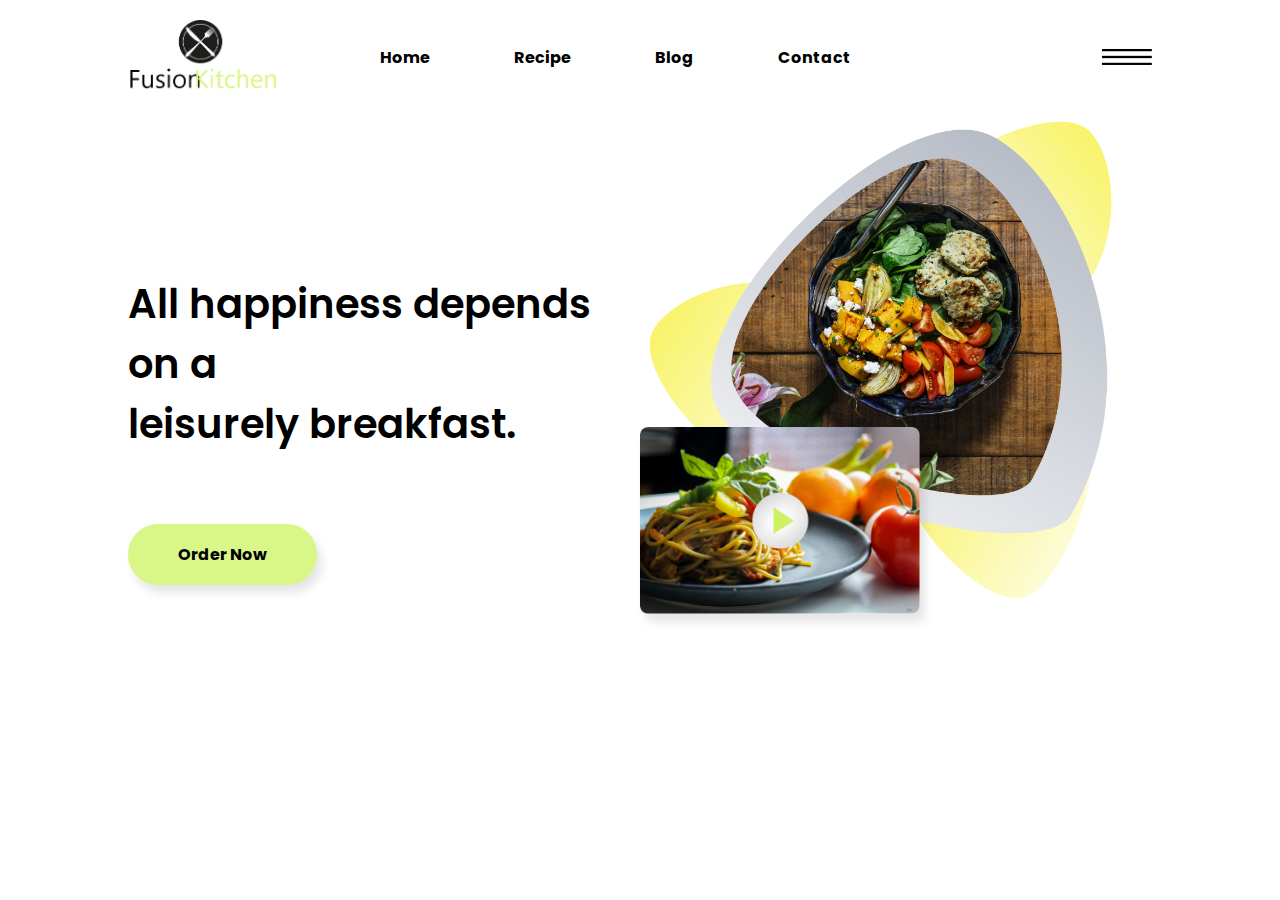
<file: 2. Fusion Kitchen - Animated Website/index.html>
<!DOCTYPE html>
<html lang="en">
<head>
    <meta charset="UTF-8">
    <meta name="viewport" content="width=device-width, initial-scale=1.0">
    <title>Fusion Kitchen - Animated Website</title>
    <link rel="stylesheet" href="css/style.css">
    <link rel="preconnect" href="https://fonts.googleapis.com">
    <link rel="preconnect" href="https://fonts.gstatic.com" crossorigin>
    <link href="https://fonts.googleapis.com/css2?family=Poppins:ital,wght@0,100;0,200;0,300;0,400;0,500;0,600;0,700;0,800;0,900;1,100;1,200;1,300;1,400;1,500;1,600;1,700;1,800;1,900&display=swap" rel="stylesheet">
</head>
<body>
    <div class="hero">
        <nav>
            <img src="images/logo.png" class="logo">
            <ul>
                <li><a href="#">Home</a></li>
                <li><a href="#">Recipe</a></li>
                <li><a href="#">Blog</a></li>
                <li><a href="#">Contact</a></li>
            </ul>
            <img src="images/menu.png" class="menu-img">
        </nav>
        <div class="row">
            <div class="col">
                <h1>All happiness depends on a <br>leisurely breakfast.</h1>
                <a href="#">Order Now</a>
            </div>
            <div class="col">
                <img src="images/pic1.png" class="feature-img">
                <img src="images/pic2.png" class="thumbnail-img">

            </div>
        </div>
    </div>
</body>
</html>
</file>
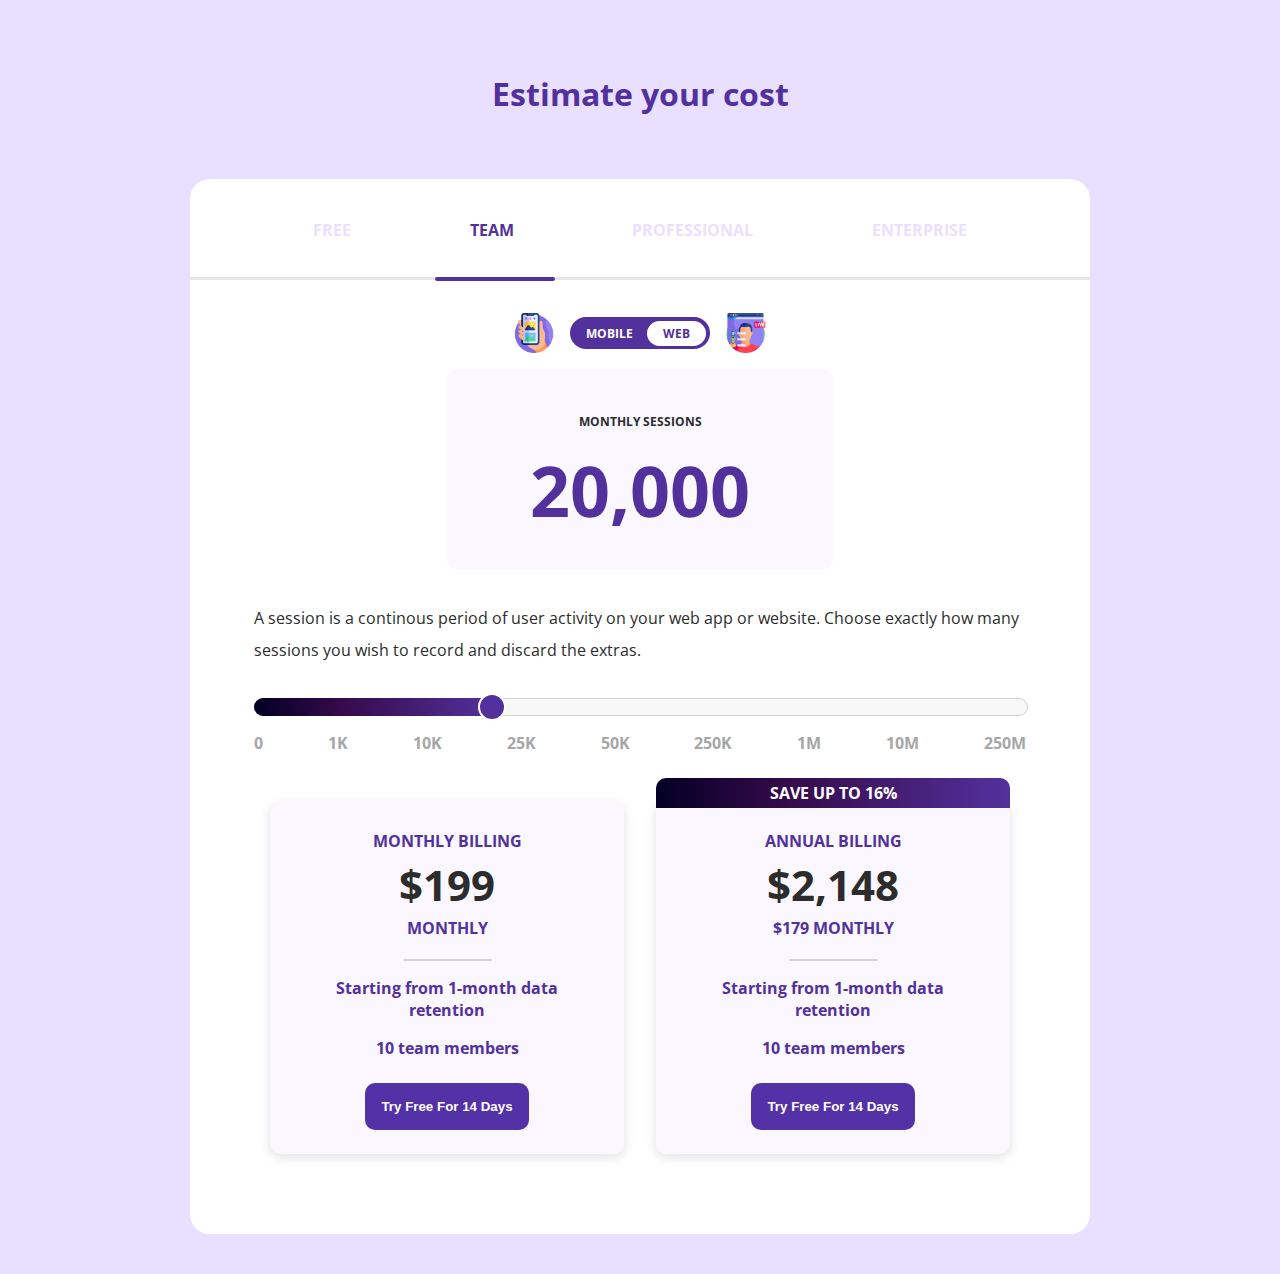
<file: Cost Estimator/index.html>
<!DOCTYPE html>
<html lang="en">
  <head>
    <meta charset="UTF-8" />
    <meta name="viewport" content="width=device-width, initial-scale=1.0" />
    <link rel="preconnect" href="https://fonts.googleapis.com" />
    <link rel="preconnect" href="https://fonts.gstatic.com" crossorigin />
    <link
      href="https://fonts.googleapis.com/css2?family=Open+Sans:ital,wght@0,300..800;1,300..800&display=swap"
      rel="stylesheet"
    />
    <link rel="stylesheet" href="css/style.css" />
    <title>Cost Estimator</title>
  </head>
  <body>
    <h1>Estimate your cost</h1>
    <div class="container">
      <div class="tabs">
        <p>Free</p>
        <p class="active">Team</p>
        <p>Professional</p>
        <p>Enterprise</p>
      </div>
      <div class="line"></div>
      <div class="toggle-wrapper">
        <img src="images/icon1.png" alt="cellphone" />
        <div class="toggle">
          <span>Mobile</span>
          <span>Web</span>
        </div>
        <img src="images/icon2.png" alt="live" />
      </div>
      <div class="session-card">
        <p>Monthly Sessions</p>
        <p class="number">20,000</p>
      </div>
      <p class="description">
        A session is a continous period of user activity on your web app or
        website. Choose exactly how many sessions you wish to record and discard
        the extras.
      </p>
      <div class="slider">
        <div class="bar">
          <div class="progress"></div>
          <div class="point"></div>
        </div>

        <div class="scale">
          <ul>
            <li>0</li>
            <li>1K</li>
            <li>10K</li>
            <li>25K</li>
            <li>50K</li>
            <li>250K</li>
            <li>1M</li>
            <li>10M</li>
            <li>250M</li>
          </ul>
        </div>
      </div>

      <div class="card-wrapper">
        <div class="card">
          <div class="top-section">
            <p>Monthly Billing</p>
            <p class="price">$199</p>
            <p>Monthly</p>
          </div>
          <hr />
          <p>Starting from 1-month data retention</p>
          <p>10 team members</p>
          <button>Try Free For 14 Days</button>
        </div>
        <div class="card">
          <div class="top-section">
						<div class="save-header">
							<p>Save up to 16%</p>
						</div>
            <p>Annual Billing</p>
            <p class="price">$2,148</p>
            <p>$179 Monthly</p>
          </div>
          <hr />
          <p>Starting from 1-month data retention</p>
          <p>10 team members</p>
          <button>Try Free For 14 Days</button>
        </div>
      </div>
    </div>
  </body>
</html>
</file>
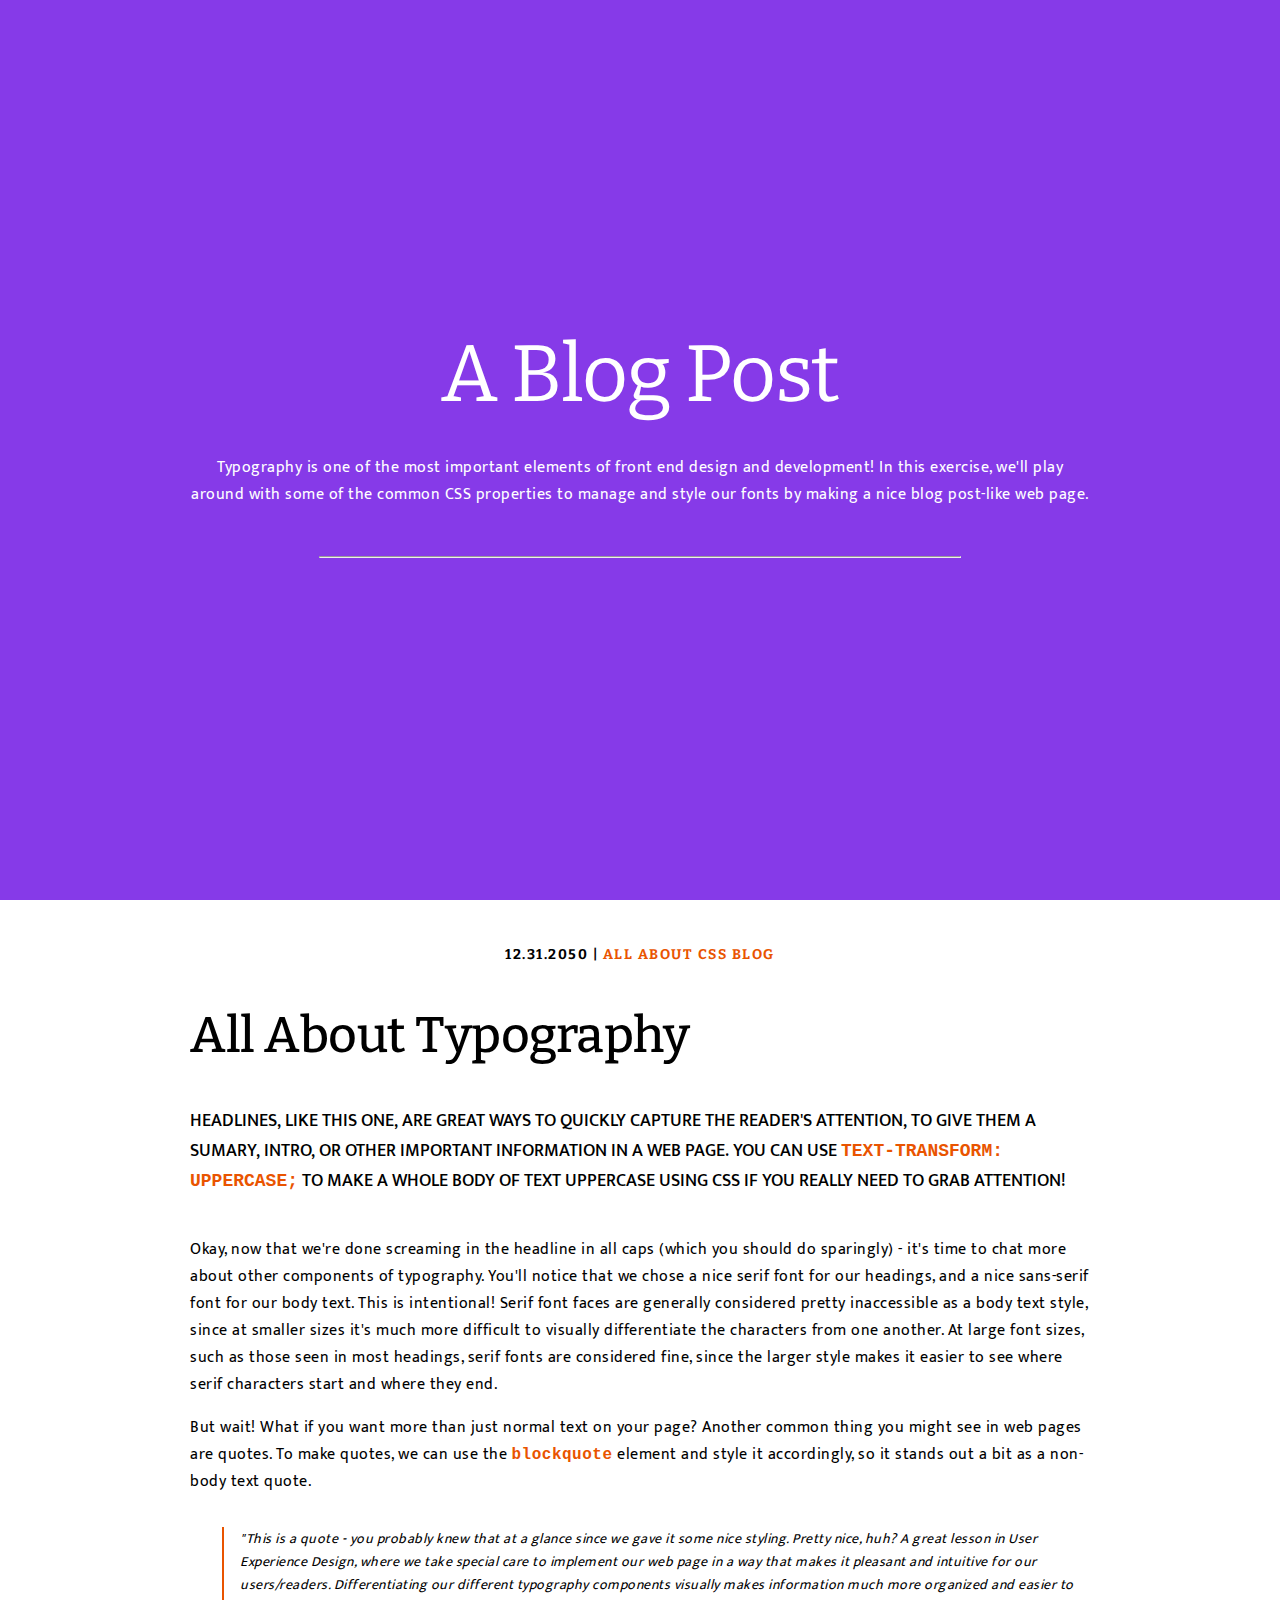
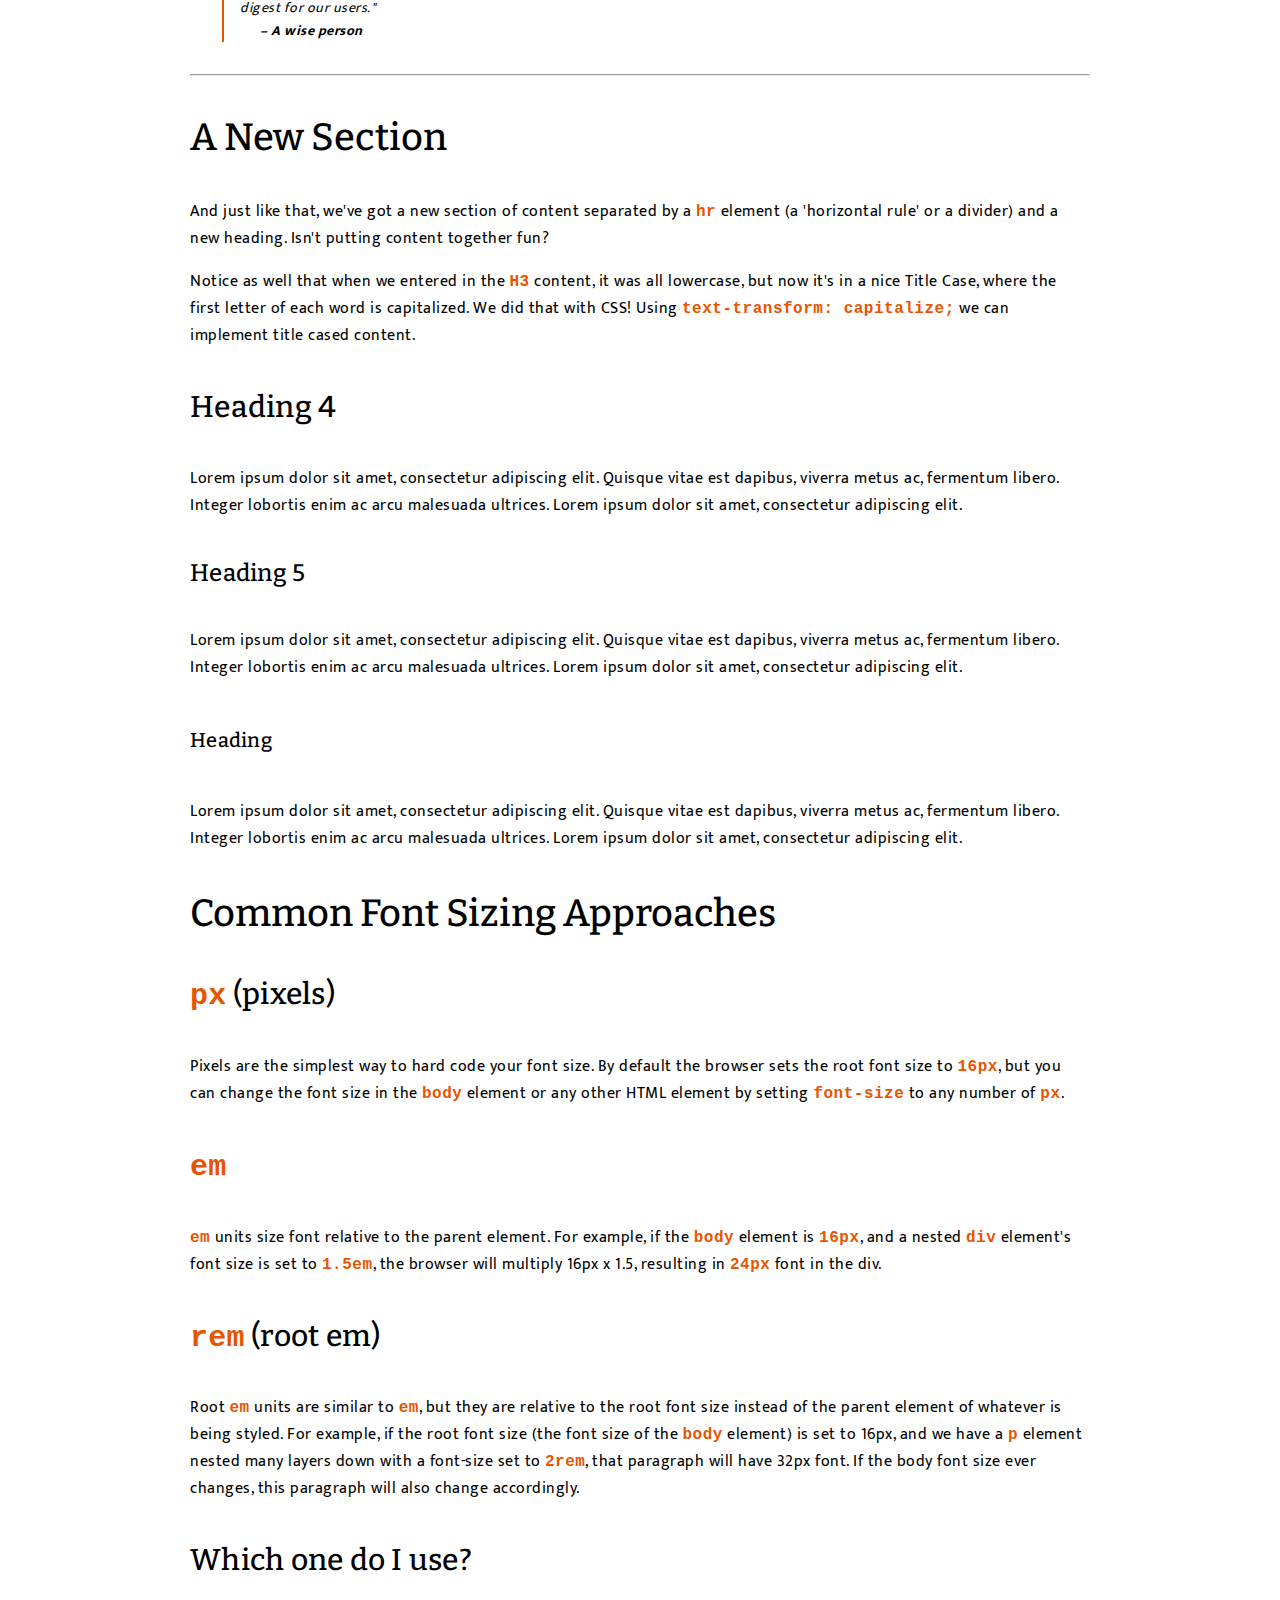
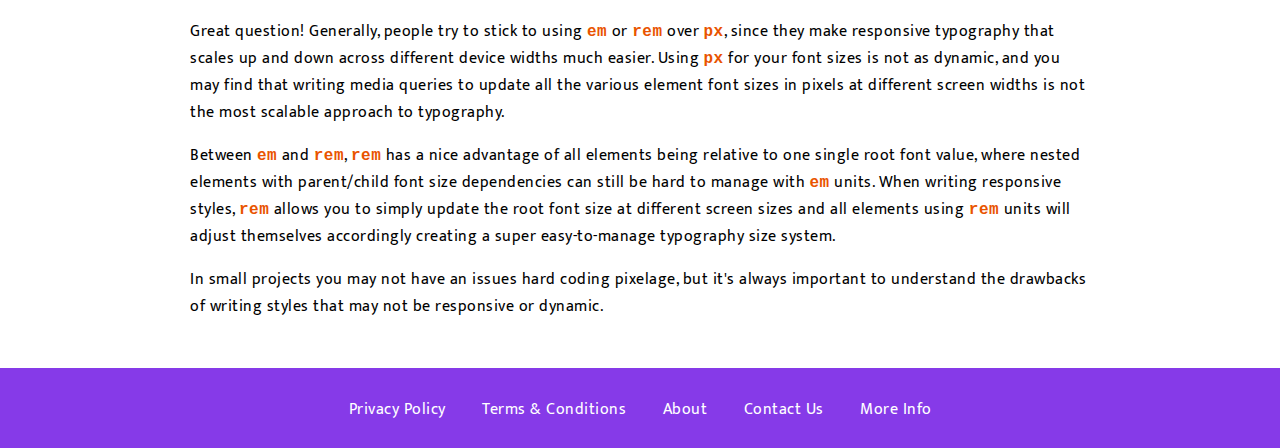
<file: CSS Blog/index.html>
<!DOCTYPE html>
<html lang="en">
<head>
    <meta charset="UTF-8">
    <meta name="viewport" content="width=device-width, initial-scale=1.0">
    <link rel="preconnect" href="https://fonts.googleapis.com">
    <link rel="preconnect" href="https://fonts.gstatic.com" crossorigin>
    <link href="https://fonts.googleapis.com/css2?family=Bitter:ital,wght@0,100..900;1,100..900&family=Mukta:wght@200;300;400;500;600;700;800&display=swap" rel="stylesheet">
    <link rel="stylesheet" href="css/style.css">
    <title>Typography Blog Post</title>
</head>
<body>
    <div class="hero">
        <h1 class="title">A Blog Post</h1>
        <p class="header-text">Typography is one of the most important elements of front end design and development! In this exercise, we'll play around with some of the common CSS 
        properties to manage and style our fonts by making a nice blog post-like web page.
        </p>
        <hr>
    </div>
    <div class="content">
        <p class="info">12.31.2050 | <span>ALL ABOUT CSS BLOG</span></p>
        <h2>All About Typography</h2>
        <p class="headline">Headlines, like this one, are great ways to     quickly capture the reader's attention, to give them a sumary, intro, or other important information in a web page. You can use <code>text-transform: uppercase;</code> to make a whole body of text uppercase using CSS if you really need to grab attention!</p>
        <p>Okay, now that we're done screaming in the headline in all caps (which you should do sparingly) - it's time to chat more about other components of typography.    You'll notice that we chose a nice serif font for our headings, and a nice sans-serif font for our body text. This is intentional! Serif font faces are generally considered pretty inaccessible as a body text style, since at smaller sizes it's much more difficult to visually differentiate the characters from one another. At large font sizes, such as those seen in most headings, serif fonts are considered fine, since the larger style makes it easier to see where serif characters start and where they end.</p>
        <p>But wait! What if you want more than just normal text on your page? Another common thing you might see in web pages are quotes. To make quotes, we can use the <code>blockquote</code> element and style it accordingly, so it stands out a bit as a non-body text quote.</p>
        <blockquote class="quote">"This is a quote - you probably knew that at a glance since we gave it some nice styling. Pretty nice, huh? A great lesson in User Experience Design, where we take special care to implement our web page in a way that makes it pleasant and intuitive for our users/readers. Differentiating our different typography components visually makes information much more organized and easier to digest for our users."
        <cite>– A wise person</cite></blockquote>
        <hr>
        <h3>a new section</h3>
        <p>And just like that, we've got a new section of content separated by a <code>hr</code> element (a 'horizontal rule' or a divider) and a new heading. Isn't putting content together fun?</p>
        <p>Notice as well that when we entered in the <code>H3</code> content, it was all lowercase, but now it's in a nice Title Case, where the first letter of each word is capitalized. We did that with CSS! Using <code>text-transform: capitalize;</code> we can implement title cased content.</p>
        <h4>Heading 4</h4>
        <p>Lorem ipsum dolor sit amet, consectetur adipiscing elit. Quisque vitae est dapibus, viverra metus ac, fermentum libero. Integer lobortis enim ac arcu malesuada ultrices. Lorem ipsum dolor sit amet, consectetur adipiscing elit.</p>
        <h5>Heading 5</h5>
        <p>Lorem ipsum dolor sit amet, consectetur adipiscing elit. Quisque vitae est dapibus, viverra metus ac, fermentum libero. Integer lobortis enim ac arcu malesuada ultrices. Lorem ipsum dolor sit amet, consectetur adipiscing elit.</p>
        <h6>Heading</h6>
        <p>Lorem ipsum dolor sit amet, consectetur adipiscing elit. Quisque vitae est dapibus, viverra metus ac, fermentum libero. Integer lobortis enim ac arcu malesuada ultrices. Lorem ipsum dolor sit amet, consectetur adipiscing elit.</p>
        <h3>Common Font Sizing Approaches</h3>
        <h4><code>px</code> (pixels)</h4>
        <p>Pixels are the simplest way to hard code your font size. By default the browser sets the root font size to <code>16px</code>, but you can change the font size in the <code>body</code> element or any other HTML element by setting <code>font-size</code> to any number of <code>px</code>.</p>
        <h4><code>em</code></h4>
        <p><code>em</code> units size font relative to the parent element. For example, if the <code>body</code> element is <code>16px</code>, and a nested <code>div</code> element's font size is set to <code>1.5em</code>, the browser will multiply 16px x 1.5, resulting in <code>24px</code> font in the div.</p>
        <h4><code>rem</code> (root em)</h4>
        <p>Root <code>em</code> units are similar to <code>em</code>, but they are relative to the root font size instead of the parent element of whatever is being styled. For example, if the root font size (the font size of the <code>body</code> element) is set to 16px, and we have a <code>p</code> element nested many layers down with a font-size set to <code>2rem</code>, that paragraph will have 32px font. If the body font size ever changes, this paragraph will also change accordingly.</p>
        <h4>Which one do I use?</h4>
        <p>Great question! Generally, people try to stick to using <code>em</code> or <code>rem</code> over <code>px</code>, since they make responsive typography that scales up and down across different device widths much easier. Using <code>px</code> for your font sizes is not as dynamic, and you may find that writing media queries to update all the various element font sizes in pixels at different screen widths is not the most scalable approach to typography.</p>
        <p>Between <code>em</code> and <code>rem</code>, <code>rem</code> has a nice advantage of all elements being relative to one single root font value, where nested elements with parent/child font size dependencies can still be hard to manage with <code>em</code> units. When writing responsive styles, <code>rem</code> allows you to simply update the root font size at different screen sizes and all elements using <code>rem</code> units will adjust themselves accordingly creating a super easy-to-manage typography size system.</p>
        <p>In small projects you may not have an issues hard coding pixelage, but it's always important to understand the drawbacks of writing styles that may not be responsive or dynamic.</p>
    </div>
    <footer class="footer">
        <ul>
            <li>
                <a href="#privacy">Privacy Policy</a>
            </li>
            <li>
                <a href="#terms">Terms & Conditions</a>
            </li>
            <li>
                <a href="#abaout">About</a>
            </li>
            <li>
                <a href="#contact">Contact Us</a>
            </li>
            <li>
                <a href="#info">More Info</a>
            </li>
        </ul>
    </footer>
</body>
</html>
</file>
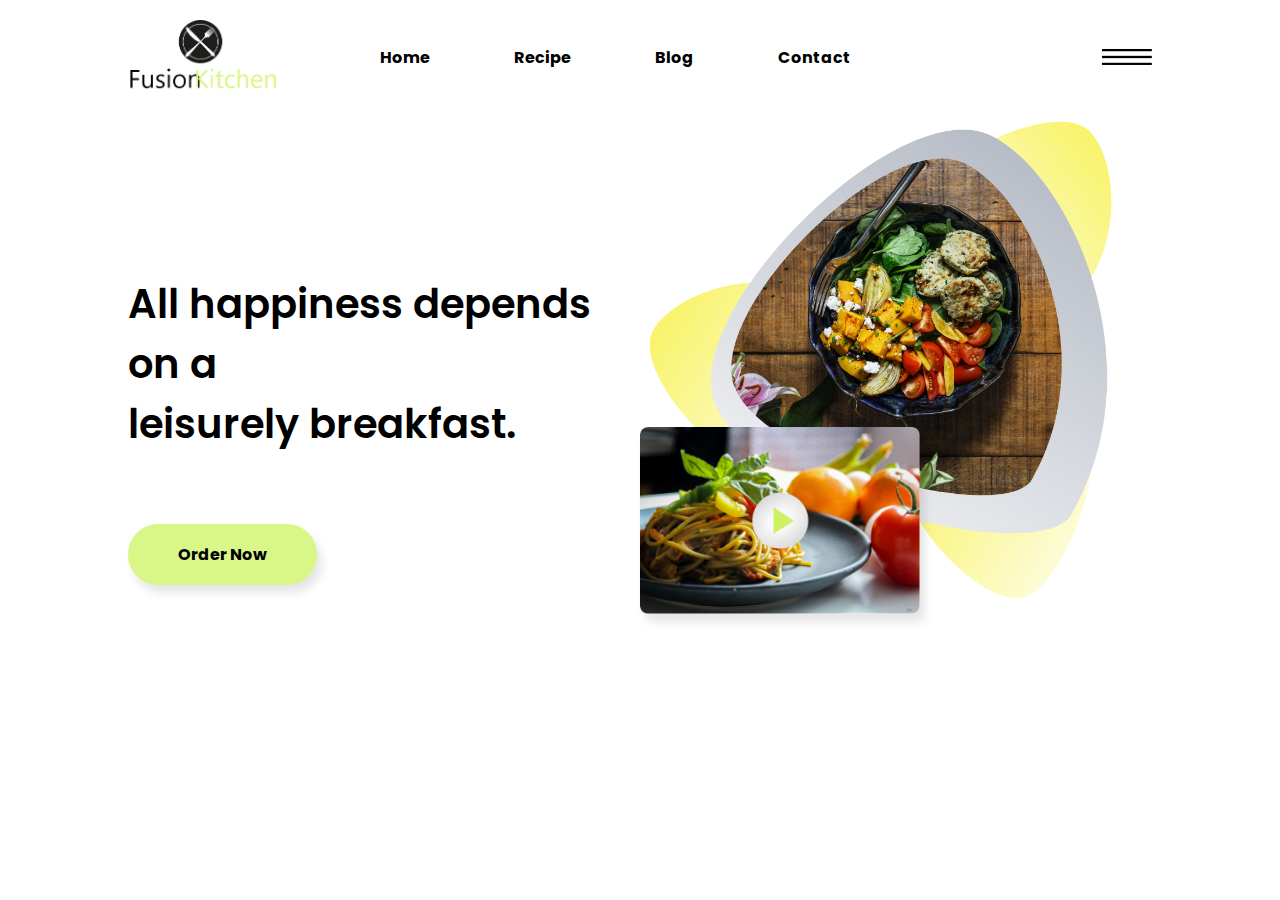
<file: Fusion Kitchen/index.html>
<!DOCTYPE html>
<html lang="en">
  <head>
    <meta charset="UTF-8" />
    <meta name="viewport" content="width=device-width, initial-scale=1.0" />
    <title>Fusion Kitchen - Animated Website</title>
    <link rel="stylesheet" href="css/style.css" />
    <link rel="preconnect" href="https://fonts.googleapis.com" />
    <link rel="preconnect" href="https://fonts.gstatic.com" crossorigin />
    <link
      href="https://fonts.googleapis.com/css2?family=Poppins:ital,wght@0,100;0,200;0,300;0,400;0,500;0,600;0,700;0,800;0,900;1,100;1,200;1,300;1,400;1,500;1,600;1,700;1,800;1,900&display=swap"
      rel="stylesheet"
    />
  </head>
  <body>
    <div class="hero">
      <nav>
        <img src="images/logo.png" class="logo" />
        <ul>
          <li><a href="#">Home</a></li>
          <li><a href="#">Recipe</a></li>
          <li><a href="#">Blog</a></li>
          <li><a href="#">Contact</a></li>
        </ul>
        <img src="images/menu.png" class="menu-img" />
      </nav>
      <div class="row">
        <div class="col">
          <h1>All happiness depends on a <br />leisurely breakfast.</h1>
          <a href="#">Order Now</a>
        </div>
        <div class="col">
          <img src="images/pic1.png" class="feature-img" />
          <img src="images/pic2.png" class="thumbnail-img" />
        </div>
      </div>
    </div>
  </body>
</html>
</file>
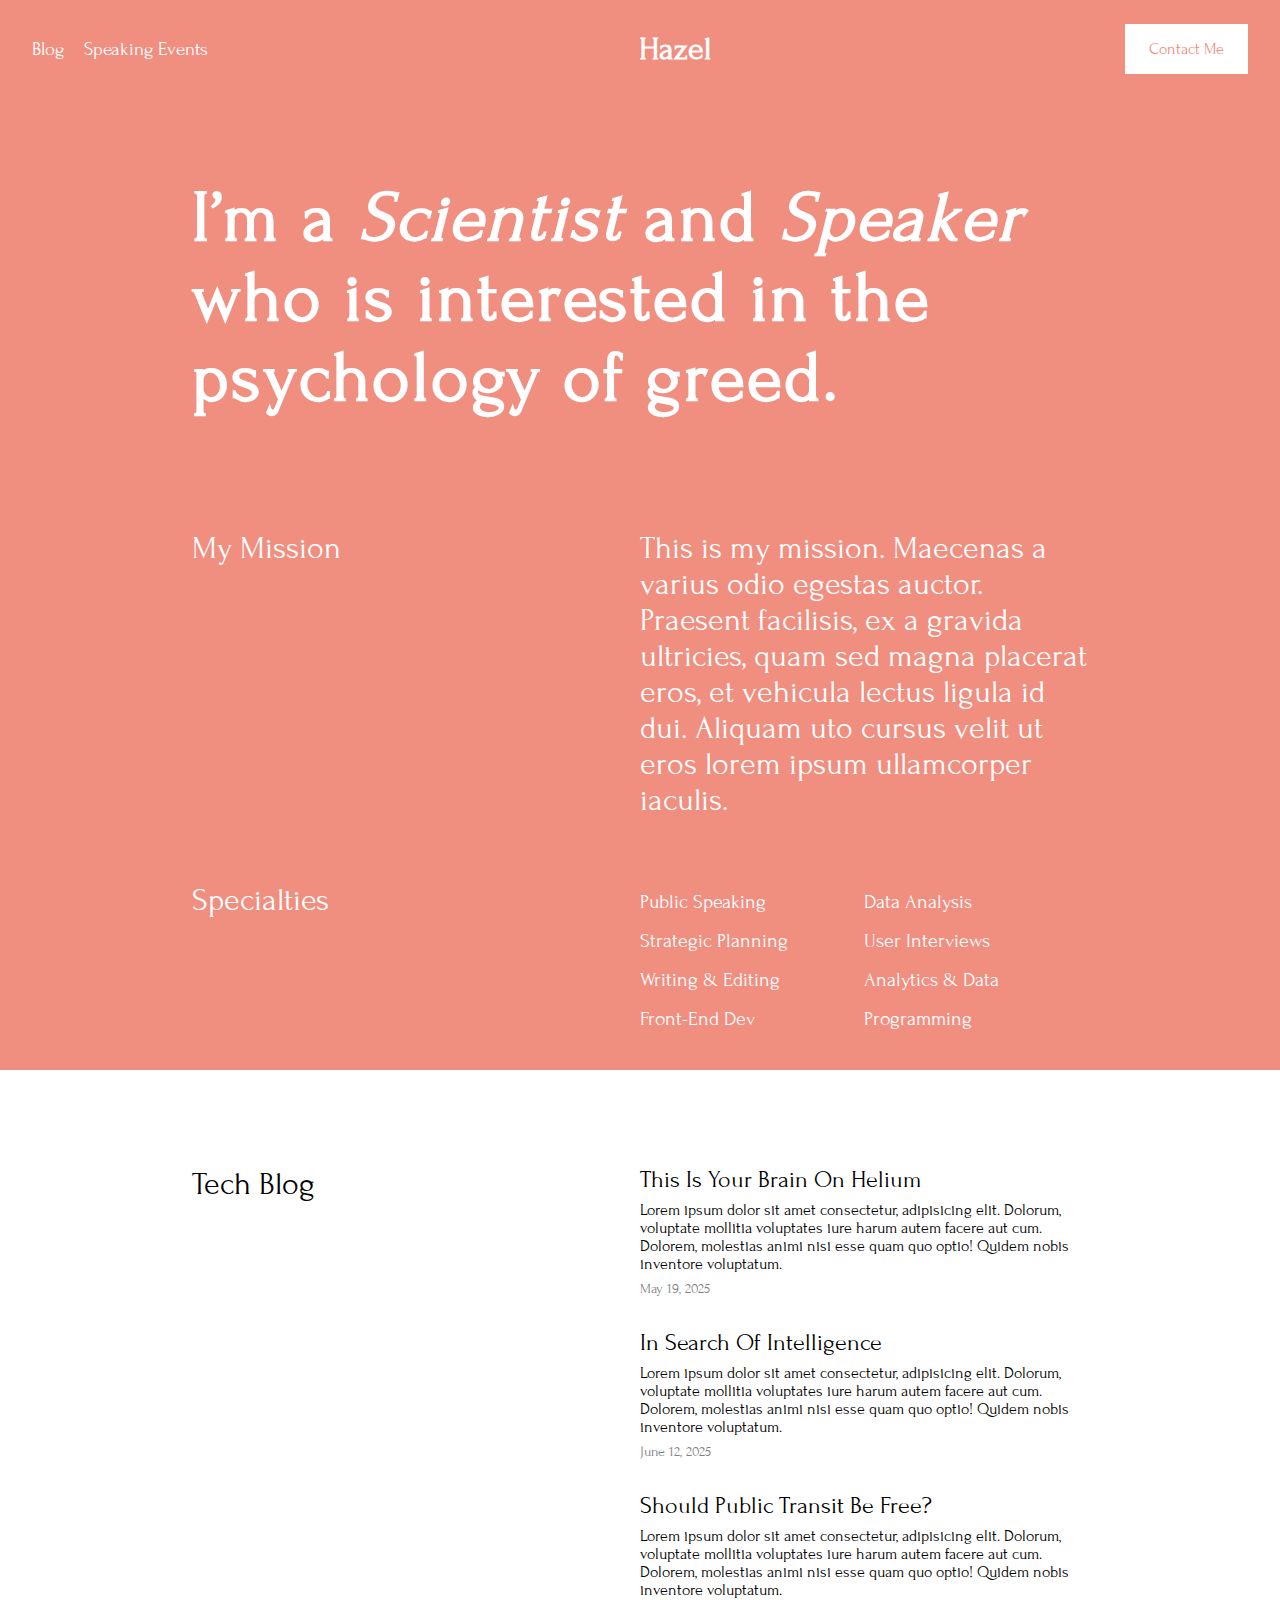
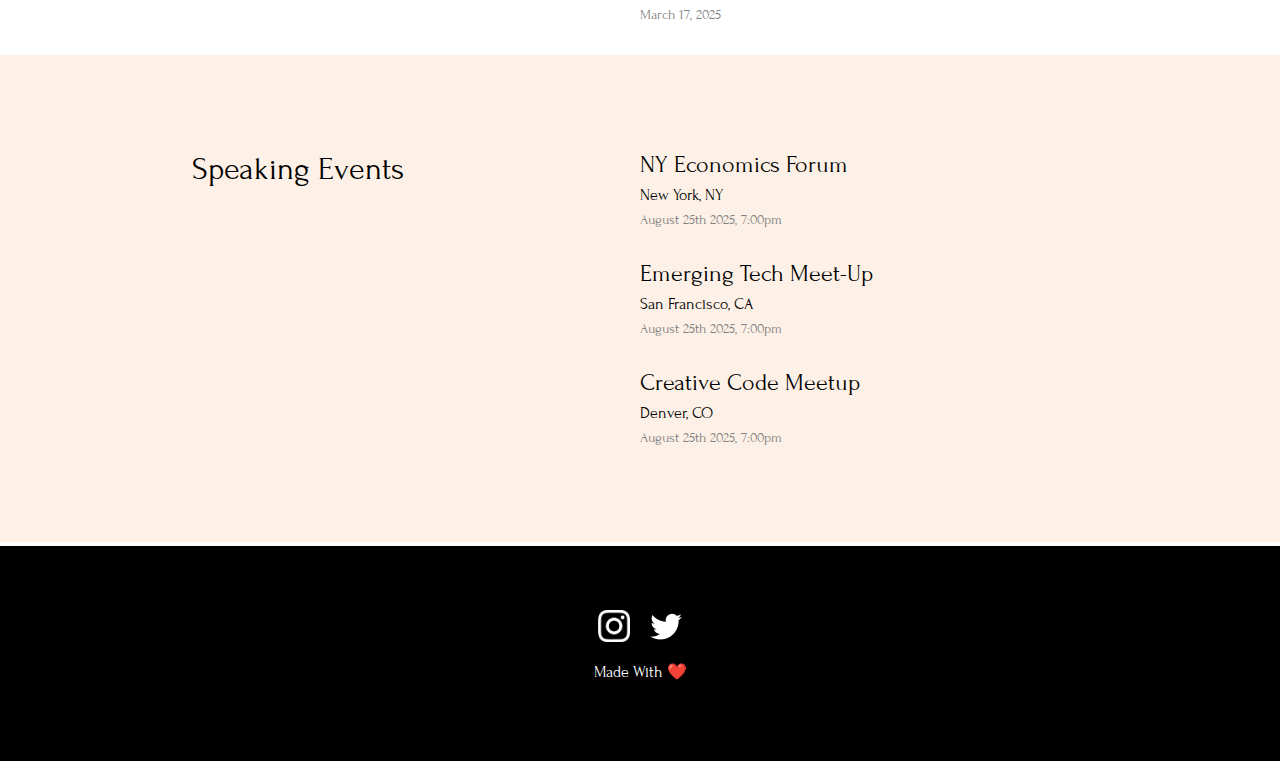
<file: Hazel CV/index.html>
<!DOCTYPE html>
<html lang="en">
  <head>
    <meta charset="UTF-8" />
    <meta http-equiv="X-UA-Compatible" content="IE=edge" />
    <meta name="viewport" content="width=device-width, initial-scale=1.0" />
    <link rel="preconnect" href="https://fonts.googleapis.com" />
    <link rel="preconnect" href="https://fonts.gstatic.com" crossorigin />
    <link
      href="https://fonts.googleapis.com/css2?family=Forum&display=swap"
      rel="stylesheet"
    />
    <link rel="stylesheet" href="css/style.css" />
    <title>Hazel | CV</title>
  </head>

  <body>
    <section class="hero">
      <header class="navbar">
        <nav class="links">
          <a href="#">Blog</a>
          <a href="#">Speaking Events</a>
        </nav>
        <p>Hazel</p>
        <a class="contact" href="#contact">Contact Me</a>
      </header>
      <div class="hero-content">
        <h1 class="tagline">
          I’m a <em>Scientist</em> and <em>Speaker</em> who is interested in the
          psychology of greed.
        </h1>
        <div class="two-column-section">
          <p class="section-heading">My Mission</p>
          <p>
            This is my mission. Maecenas a varius odio egestas auctor. Praesent
            facilisis, ex a gravida ultricies, quam sed magna placerat eros, et
            vehicula lectus ligula id dui. Aliquam uto cursus velit ut eros
            lorem ipsum ullamcorper iaculis.
          </p>
        </div>
        <div class="two-column-section">
          <p class="section-heading">Specialties</p>
          <ul class="skills">
            <li>Public Speaking</li>
            <li>Data Analysis</li>
            <li>Strategic Planning</li>
            <li>User Interviews</li>
            <li>Writing & Editing</li>
            <li>Analytics & Data</li>
            <li>Front-End Dev</li>
            <li>Programming</li>
          </ul>
        </div>
      </div>
    </section>
    <section class="blog-section">
      <div class="blog-content">
        <div class="two-column-section">
          <p class="section-heading">Tech Blog</p>
          <div class="blog-posts">
            <p class="blog-heading">This Is Your Brain On Helium</p>
            <p class="blog-text">
              Lorem ipsum dolor sit amet consectetur, adipisicing elit. Dolorum,
              voluptate mollitia voluptates iure harum autem facere aut cum.
              Dolorem, molestias animi nisi esse quam quo optio! Quidem nobis
              inventore voluptatum.
            </p>
            <p class="blog-date">May 19, 2025</p>
            <p class="blog-heading">In Search Of Intelligence</p>
            <p class="blog-text">
              Lorem ipsum dolor sit amet consectetur, adipisicing elit. Dolorum,
              voluptate mollitia voluptates iure harum autem facere aut cum.
              Dolorem, molestias animi nisi esse quam quo optio! Quidem nobis
              inventore voluptatum.
            </p>
            <p class="blog-date">June 12, 2025</p>
            <p class="blog-heading">Should Public Transit Be Free?</p>
            <p class="blog-text">
              Lorem ipsum dolor sit amet consectetur, adipisicing elit. Dolorum,
              voluptate mollitia voluptates iure harum autem facere aut cum.
              Dolorem, molestias animi nisi esse quam quo optio! Quidem nobis
              inventore voluptatum.
            </p>
            <p class="blog-date">March 17, 2025</p>
          </div>
        </div>
      </div>
    </section>
    <section class="events-section">
      <div class="events-content">
        <div class="two-column-section">
          <p class="section-heading">Speaking Events</p>
          <div class="events-card">
            <p class="event-title">NY Economics Forum</p>
            <p class="event-location">New York, NY</p>
            <p class="event-date">August 25th 2025, 7:00pm</p>
            <p class="event-title">Emerging Tech Meet-Up</p>
            <p class="event-location">San Francisco, CA</p>
            <p class="event-date">August 25th 2025, 7:00pm</p>
            <p class="event-title">Creative Code Meetup</p>
            <p class="event-location">Denver, CO</p>
            <p class="event-date">August 25th 2025, 7:00pm</p>
          </div>
        </div>
      </div>
    </section>
    <footer>
      <div class="footer-content">
        <img src="images/instagram.png" alt="" />
        <img src="images/twitter.png" alt="" />
        <p>Made With ❤️</p>
      </div>
    </footer>
  </body>
</html>
</file>
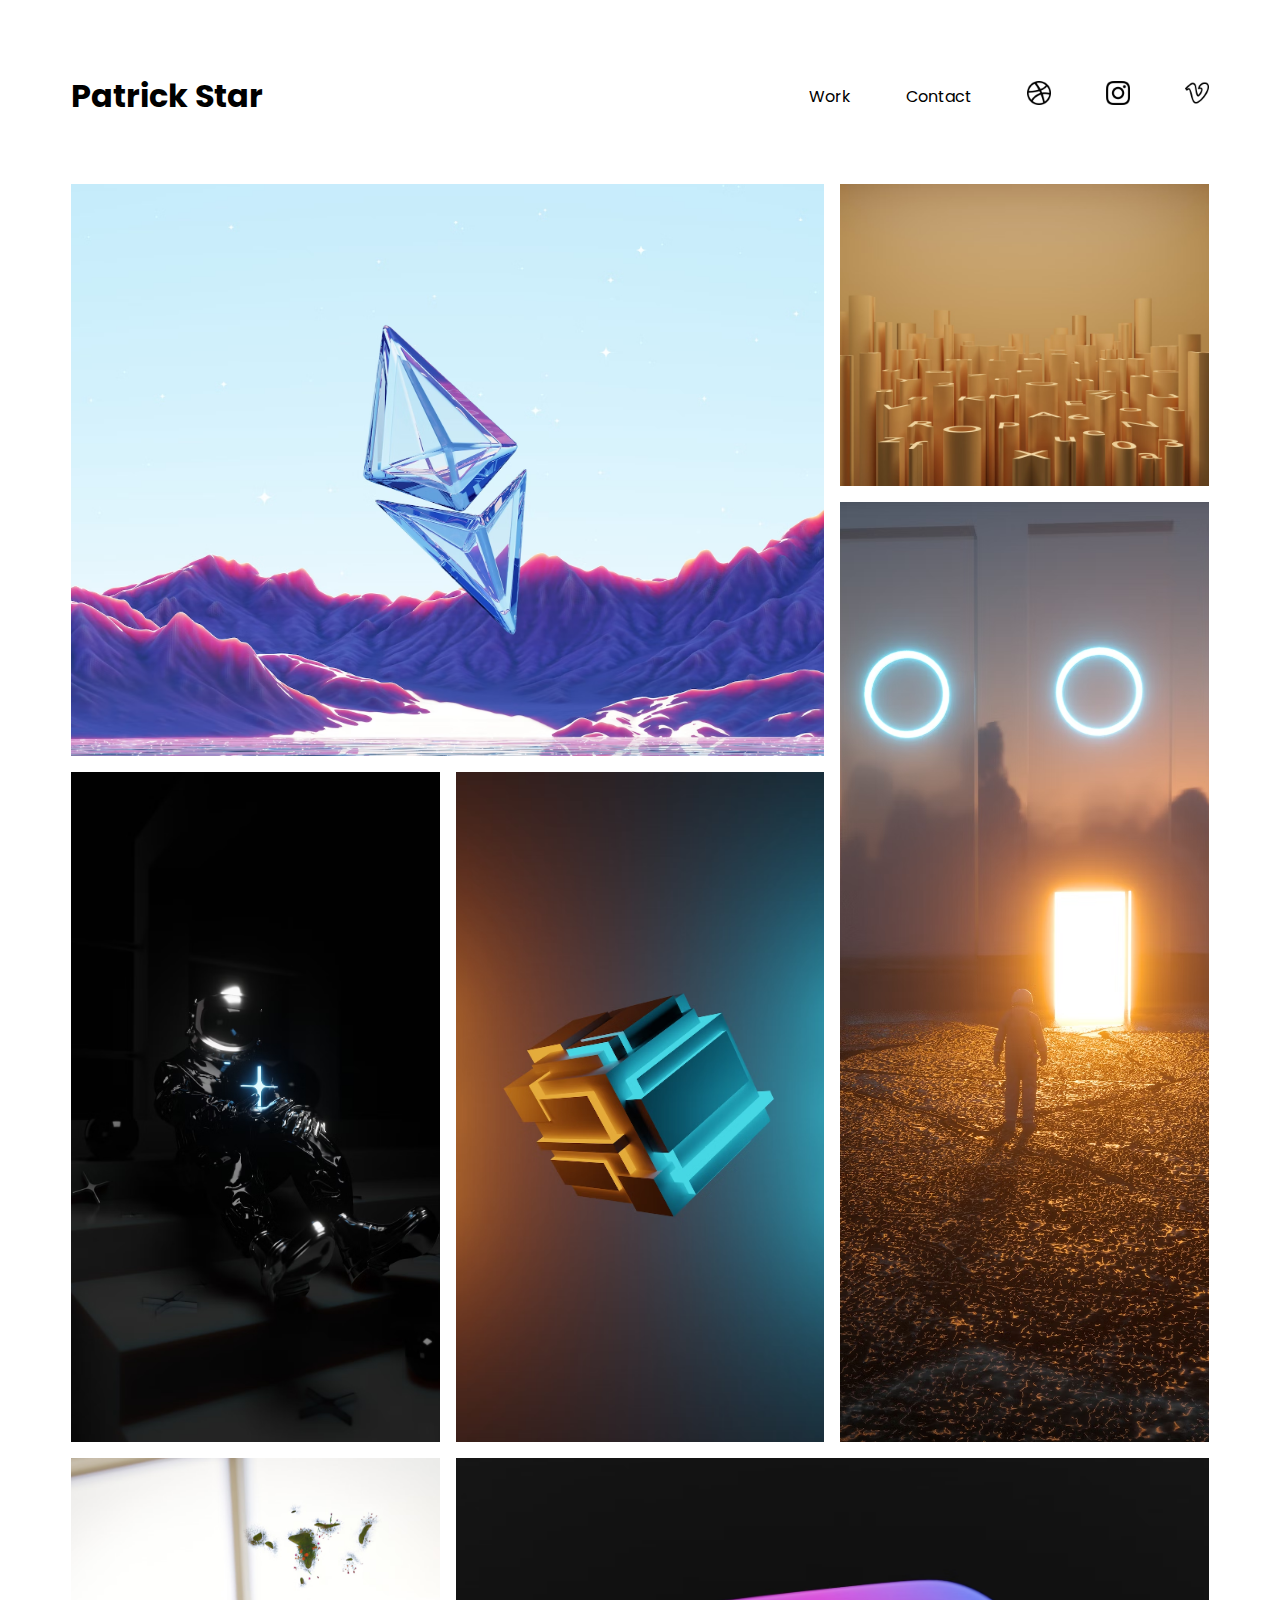
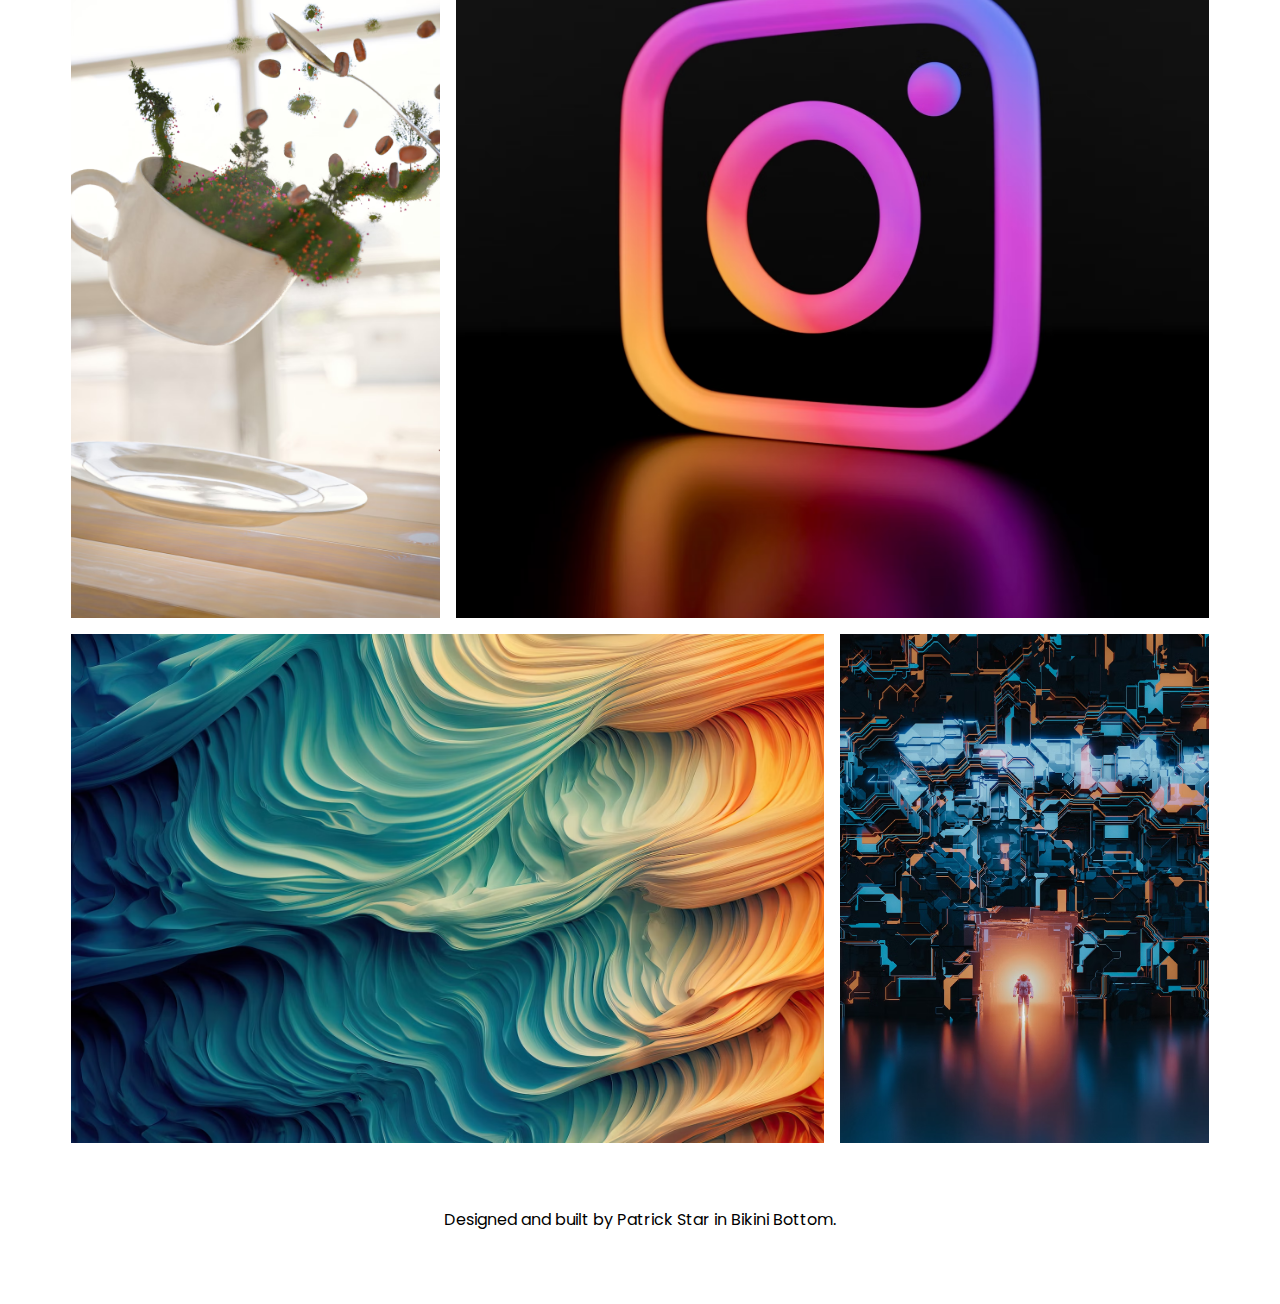
<file: Patrick Star/index.html>
<!DOCTYPE html>
<html lang="en">
  <head>
    <meta charset="UTF-8" />
    <meta name="viewport" content="width=device-width, initial-scale=1.0" />
    <link rel="preconnect" href="https://fonts.googleapis.com" />
    <link rel="preconnect" href="https://fonts.gstatic.com" crossorigin />
    <link
      href="https://fonts.googleapis.com/css2?family=Poppins:wght@400;700&display=swap"
      rel="stylesheet"
    />
    <link rel="stylesheet" href="css/style.css" />
    <title>Patrick Star</title>
  </head>
  <body>
    <div class="container">
      <header class="navbar">
        <div class="left">Patrick Star</div>
        <nav class="right">
          <a href="#work">Work</a>
          <a href="#contact">Contact</a>
          <a href="#dribble">
            <img src="images/dribble_icon.png" alt="dribble_icon" />
          </a>
          <a href="#insta">
            <img src="images/insta_icon.png" alt="insta_icon" />
          </a>
          <a href="#v">
            <img src="images/v_icon.png" alt="v_icon" />
          </a>
        </nav>
        <div class="hamburguer">
          <div class="bar"></div>
          <div class="bar"></div>
          <div class="bar"></div>
        </div>
      </header>

      <div class="project-grid">
        <div class="project" id="eth">
          <img src="images/eth.avif" alt="eth" />
          <p class="overlay">VIEW PROJECT</p>
        </div>
        <div class="project" id="alphabet">
          <img src="images/alphabet.avif" alt="alphabet" />
          <p class="overlay">VIEW PROJECT</p>
        </div>
        <div class="project" id="traveler">
          <img src="images/traveler.avif" alt="traveler" />
          <p class="overlay">VIEW PROJECT</p>
        </div>
        <div class="project" id="cube">
          <img src="images/cube.avif" alt="cube" />
          <p class="overlay">VIEW PROJECT</p>
        </div>
        <div class="project" id="astro">
          <img src="images/astro.avif" alt="astro" />
          <p class="overlay white">VIEW PROJECT</p>
        </div>
        <div class="project" id="cup">
          <img src="images/cup.avif" alt="cup" />
          <p class="overlay">VIEW PROJECT</p>
        </div>
        <div class="project" id="insta">
          <img src="images/insta.avif" alt="insta" />
          <p class="overlay white">VIEW PROJECT</p>
        </div>
        <div class="project" id="foam">
          <img src="images/foam.avif" alt="foam" />
          <p class="overlay">VIEW PROJECT</p>
        </div>
        <div class="project" id="dimensional">
          <img src="images/dimensional.avif" alt="dimensional" />
          <p class="overlay white">VIEW PROJECT</p>
        </div>
      </div>
      <footer class="footer">
        Designed and built by Patrick Star in Bikini Bottom.
      </footer>
    </div>
  </body>
</html>
</file>
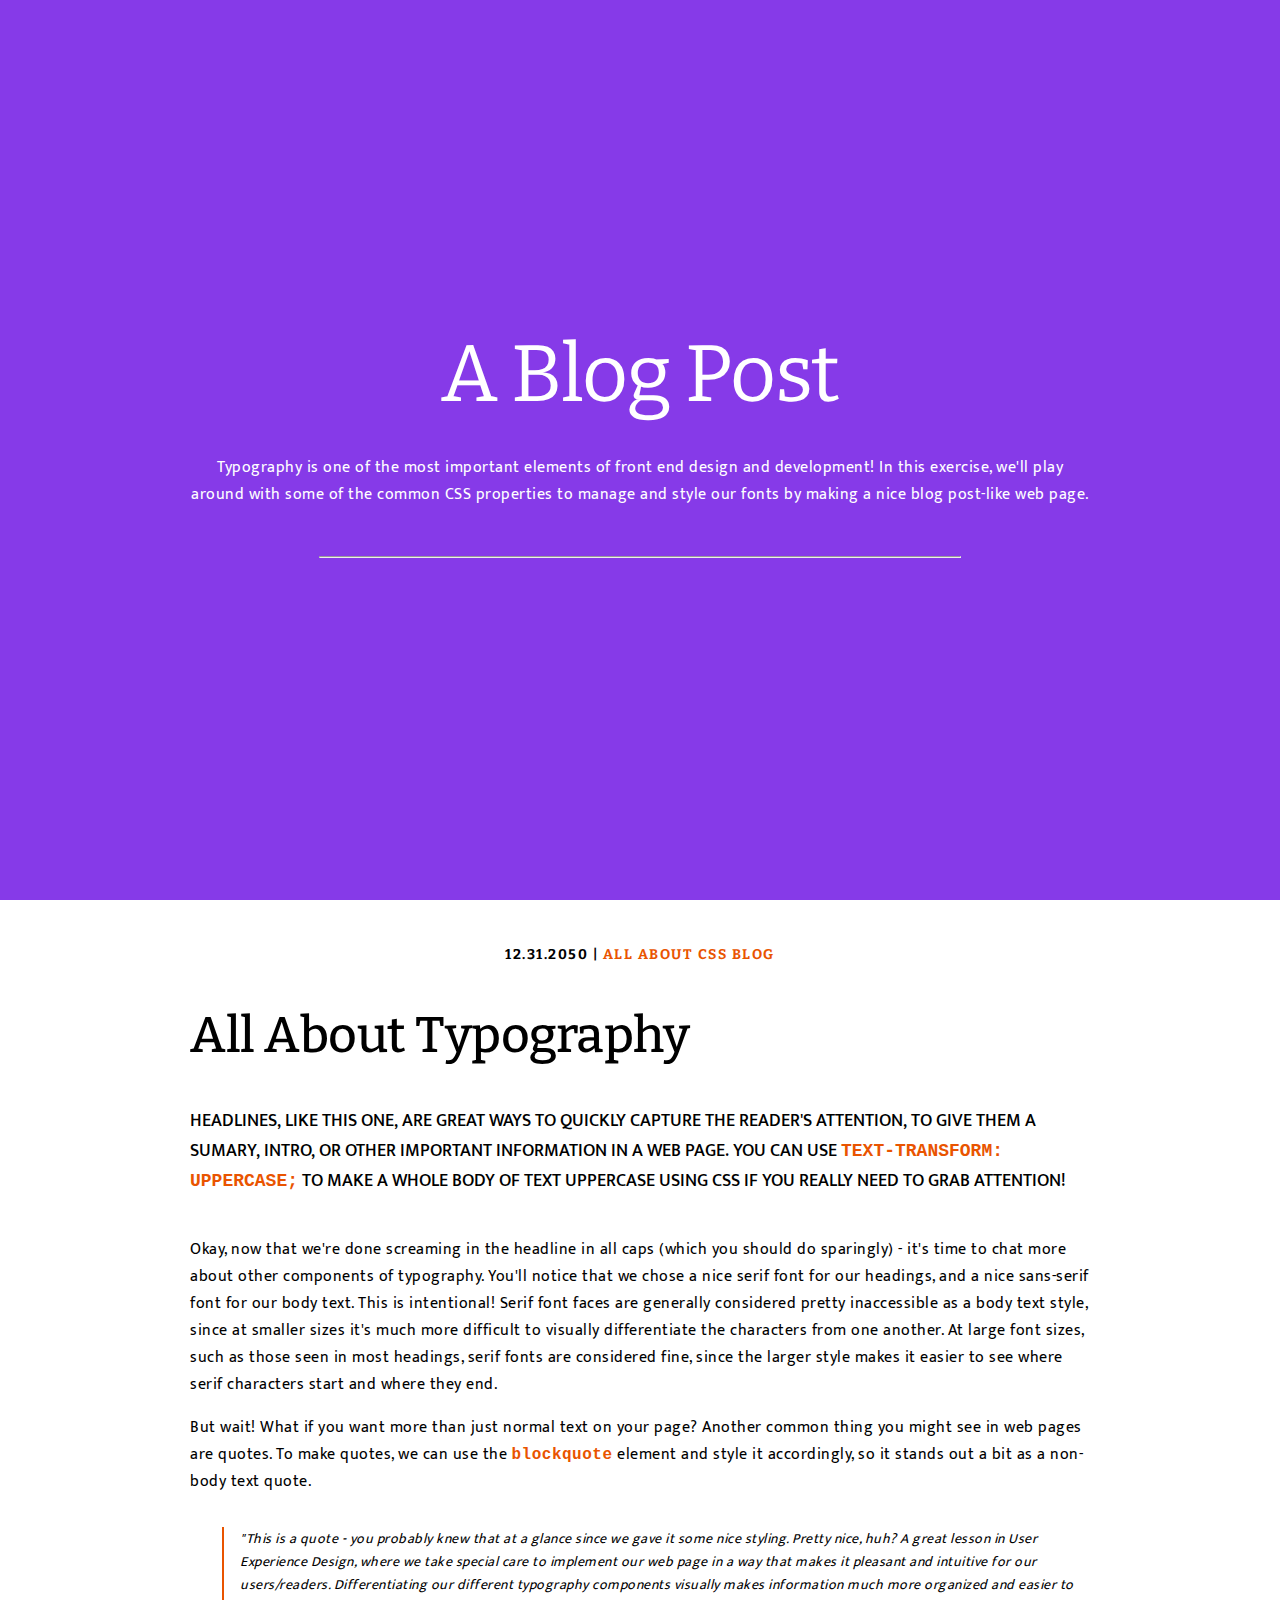
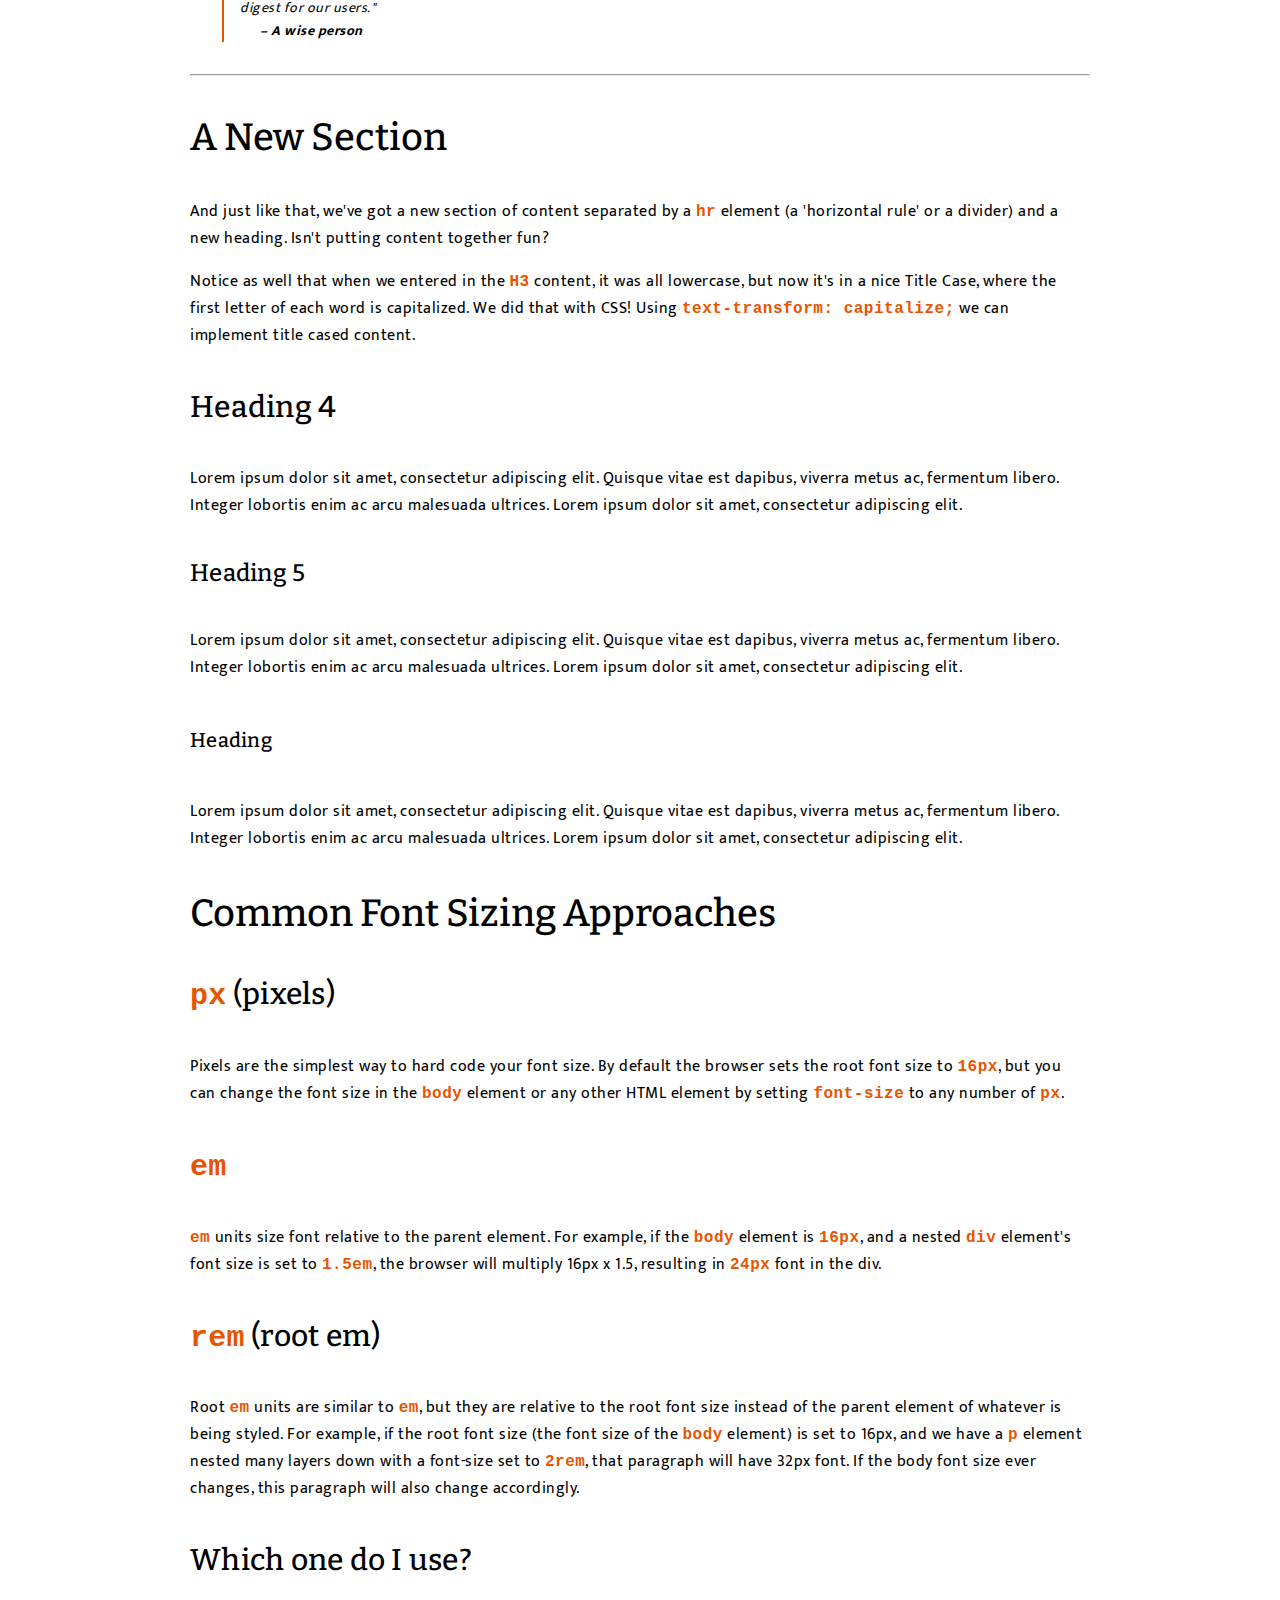
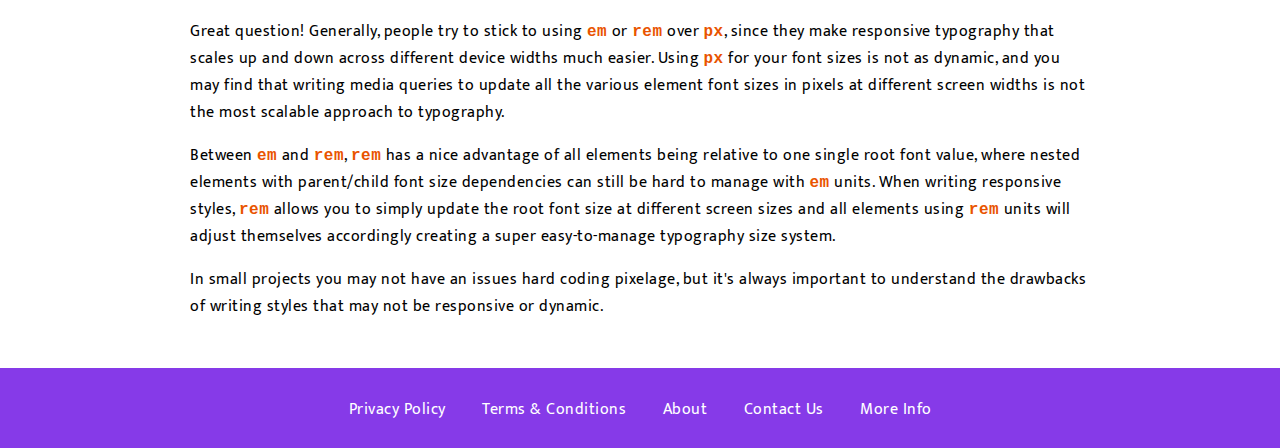
<file: Typography Blog Post/index.html>
<!DOCTYPE html>
<html lang="en">
  <head>
    <meta charset="UTF-8" />
    <meta name="viewport" content="width=device-width, initial-scale=1.0" />
    <link rel="preconnect" href="https://fonts.googleapis.com" />
    <link rel="preconnect" href="https://fonts.gstatic.com" crossorigin />
    <link
      href="https://fonts.googleapis.com/css2?family=Bitter:ital,wght@0,100..900;1,100..900&family=Mukta:wght@200;300;400;500;600;700;800&display=swap"
      rel="stylesheet"
    />
    <link rel="stylesheet" href="css/style.css" />
    <title>Typography Blog Post</title>
  </head>
  <body>
    <div class="hero">
      <h1 class="title">A Blog Post</h1>
      <p class="header-text">
        Typography is one of the most important elements of front end design and
        development! In this exercise, we'll play around with some of the common
        CSS properties to manage and style our fonts by making a nice blog
        post-like web page.
      </p>
      <hr />
    </div>
    <div class="content">
      <p class="info">12.31.2050 | <span>ALL ABOUT CSS BLOG</span></p>
      <h2>All About Typography</h2>
      <p class="headline">
        Headlines, like this one, are great ways to quickly capture the reader's
        attention, to give them a sumary, intro, or other important information
        in a web page. You can use <code>text-transform: uppercase;</code> to
        make a whole body of text uppercase using CSS if you really need to grab
        attention!
      </p>
      <p>
        Okay, now that we're done screaming in the headline in all caps (which
        you should do sparingly) - it's time to chat more about other components
        of typography. You'll notice that we chose a nice serif font for our
        headings, and a nice sans-serif font for our body text. This is
        intentional! Serif font faces are generally considered pretty
        inaccessible as a body text style, since at smaller sizes it's much more
        difficult to visually differentiate the characters from one another. At
        large font sizes, such as those seen in most headings, serif fonts are
        considered fine, since the larger style makes it easier to see where
        serif characters start and where they end.
      </p>
      <p>
        But wait! What if you want more than just normal text on your page?
        Another common thing you might see in web pages are quotes. To make
        quotes, we can use the <code>blockquote</code> element and style it
        accordingly, so it stands out a bit as a non-body text quote.
      </p>
      <blockquote class="quote">
        "This is a quote - you probably knew that at a glance since we gave it
        some nice styling. Pretty nice, huh? A great lesson in User Experience
        Design, where we take special care to implement our web page in a way
        that makes it pleasant and intuitive for our users/readers.
        Differentiating our different typography components visually makes
        information much more organized and easier to digest for our users."
        <cite>– A wise person</cite>
      </blockquote>
      <hr />
      <h3>a new section</h3>
      <p>
        And just like that, we've got a new section of content separated by a
        <code>hr</code> element (a 'horizontal rule' or a divider) and a new
        heading. Isn't putting content together fun?
      </p>
      <p>
        Notice as well that when we entered in the <code>H3</code> content, it
        was all lowercase, but now it's in a nice Title Case, where the first
        letter of each word is capitalized. We did that with CSS! Using
        <code>text-transform: capitalize;</code> we can implement title cased
        content.
      </p>
      <h4>Heading 4</h4>
      <p>
        Lorem ipsum dolor sit amet, consectetur adipiscing elit. Quisque vitae
        est dapibus, viverra metus ac, fermentum libero. Integer lobortis enim
        ac arcu malesuada ultrices. Lorem ipsum dolor sit amet, consectetur
        adipiscing elit.
      </p>
      <h5>Heading 5</h5>
      <p>
        Lorem ipsum dolor sit amet, consectetur adipiscing elit. Quisque vitae
        est dapibus, viverra metus ac, fermentum libero. Integer lobortis enim
        ac arcu malesuada ultrices. Lorem ipsum dolor sit amet, consectetur
        adipiscing elit.
      </p>
      <h6>Heading</h6>
      <p>
        Lorem ipsum dolor sit amet, consectetur adipiscing elit. Quisque vitae
        est dapibus, viverra metus ac, fermentum libero. Integer lobortis enim
        ac arcu malesuada ultrices. Lorem ipsum dolor sit amet, consectetur
        adipiscing elit.
      </p>
      <h3>Common Font Sizing Approaches</h3>
      <h4><code>px</code> (pixels)</h4>
      <p>
        Pixels are the simplest way to hard code your font size. By default the
        browser sets the root font size to <code>16px</code>, but you can change
        the font size in the <code>body</code> element or any other HTML element
        by setting <code>font-size</code> to any number of <code>px</code>.
      </p>
      <h4><code>em</code></h4>
      <p>
        <code>em</code> units size font relative to the parent element. For
        example, if the <code>body</code> element is <code>16px</code>, and a
        nested <code>div</code> element's font size is set to
        <code>1.5em</code>, the browser will multiply 16px x 1.5, resulting in
        <code>24px</code> font in the div.
      </p>
      <h4><code>rem</code> (root em)</h4>
      <p>
        Root <code>em</code> units are similar to <code>em</code>, but they are
        relative to the root font size instead of the parent element of whatever
        is being styled. For example, if the root font size (the font size of
        the <code>body</code> element) is set to 16px, and we have a
        <code>p</code> element nested many layers down with a font-size set to
        <code>2rem</code>, that paragraph will have 32px font. If the body font
        size ever changes, this paragraph will also change accordingly.
      </p>
      <h4>Which one do I use?</h4>
      <p>
        Great question! Generally, people try to stick to using
        <code>em</code> or <code>rem</code> over <code>px</code>, since they
        make responsive typography that scales up and down across different
        device widths much easier. Using <code>px</code> for your font sizes is
        not as dynamic, and you may find that writing media queries to update
        all the various element font sizes in pixels at different screen widths
        is not the most scalable approach to typography.
      </p>
      <p>
        Between <code>em</code> and <code>rem</code>, <code>rem</code> has a
        nice advantage of all elements being relative to one single root font
        value, where nested elements with parent/child font size dependencies
        can still be hard to manage with <code>em</code> units. When writing
        responsive styles, <code>rem</code> allows you to simply update the root
        font size at different screen sizes and all elements using
        <code>rem</code> units will adjust themselves accordingly creating a
        super easy-to-manage typography size system.
      </p>
      <p>
        In small projects you may not have an issues hard coding pixelage, but
        it's always important to understand the drawbacks of writing styles that
        may not be responsive or dynamic.
      </p>
    </div>
    <footer class="footer">
      <ul>
        <li>
          <a href="#privacy">Privacy Policy</a>
        </li>
        <li>
          <a href="#terms">Terms & Conditions</a>
        </li>
        <li>
          <a href="#abaout">About</a>
        </li>
        <li>
          <a href="#contact">Contact Us</a>
        </li>
        <li>
          <a href="#info">More Info</a>
        </li>
      </ul>
    </footer>
  </body>
</html>
</file>
<file: 2. Fusion Kitchen - Animated Website/css/style.css>
* {
    margin: 0;
    padding: 0;
    box-sizing: border-box;
    font-family: 'Poppins', sans-serif;
}

.hero {
    width: 100%;
    height: 100vh;
    padding: 20px 10%;
}

nav {
    width: 100%;
    display: flex;
    align-items: center;
    justify-content: space-between;
}

nav .logo {
    width: 150px;
    cursor: pointer;
}

nav .menu-img {
    order: 3;
    width: 50px;
    cursor: pointer;
}

nav ul {
    flex: 1;
    text-align: center;
    margin-right: 150px;
}

nav ul li {
    list-style: none;
    display: inline-block;
    margin: 10px 30px;
}

nav ul li a {
    text-decoration: none;
    color: #000;
    font-weight: 700;
    position: relative;
    padding: 10px;
}

nav ul li a::before {
    content: '';
    width: 100%;
    height: 0px;
    background: #d9f688;
    position: absolute;
    z-index: -1;
    left: 0;
    bottom: -5px;
    border-bottom-left-radius: 8px;
    border-bottom-right-radius: 8px;
    transition: height 0.5s;
}

nav ul li a:hover::before {
    height: 85px;
}

.row {
    display: flex;
    flex-wrap: wrap;
}

.col {
    flex-basis: 50%;
    position: relative;
}

.feature-img {
    width: 100%;
    margin-top: 10px;
}

.thumbnail-img {
    width: 280px;
    position: absolute;
    bottom: 10px;
    left: 0;
    border-radius: 8px;
    box-shadow: 5px 8px 10px rgba(0, 0, 0, 0.1);

}

.col h1 {
    margin-top: 180px;
    font-size: 40px;
    font-weight: 600;
}

.col a {
    text-decoration: none;
    padding: 18px 50px;
    border-radius: 30px;
    background: #d9f688;
    display: inline-block;
    color: #000;
    font-weight: 700;
    margin-top: 70px;
    box-shadow: 5px 8px 10px rgba(0, 0, 0, 0.1);
}

@media screen and (max-width: 768px) {
    nav {
        display: block;
        flex-direction: column;
        align-items: flex-start;
        justify-content: space-between;
        padding-bottom: 10px;
        position: relative;
    }

    nav .logo {
        width: 120px;
        cursor: pointer;
        order: 1;
    }

    nav .menu-img {
        width: 50px;
        cursor: pointer;
        order: 3;
        position: absolute;
        top: 10px;
        right: 10px;
        z-index: 10;
        margin-top: 20px;
        margin-right: 20px;
    }

    nav ul {
        display: block;
        text-align: center;
        margin-right: 0;
        order: 4;
        flex-direction: column;
    }

    nav ul li {
        margin: 5px 0;
        position: relative;
        /* display: block; */
    }

    nav ul li a {
        display: inline-block;
        padding: 10px;
        text-align: center;
    }

    nav ul li a::before {
        height: 0px;
    }

    nav ul li a:hover::before {
        height: 250px;
    }

    .row {
        justify-content: space-between;
    }

    .col {
        flex-basis: 100%;
    }

    .col h1 {
        font-size: 40px;
        margin-top: 50px;
        text-align: center;
    }

    .col a {
        padding: 12px 30px;
        display: block;
        margin-top: 30px;
        margin-left: auto;
        margin-right: auto;
        width: fit-content;
    }

    .feature-img {
        width: 100%;
        margin-top: 20px;
    }

    .thumbnail-img {
        width: 180px;
        position: absolute;
        bottom: 10px;
        left: 0;
        border-radius: 8px;
        box-shadow: 5px 8px 10px rgba(0, 0, 0, 0.1);
    }
}
</file>
<file: Cost Estimator/css/style.css>
body {
  background-color: rgb(233, 223, 255);
  font-family: "Open Sans", sans-serif;
  display: flex;
  flex-direction: column;
  justify-content: center;
  align-items: center;
  padding: 32px;
  color: rgb(44, 44, 44);
}

h1 {
  color: rgb(83, 49, 156);
	margin: 32px 0px 64px 0px;
}

.container {
  background-color: white;
  width: 100%;
  max-width: 900px;
  display: flex;
  flex-direction: column;
  justify-content: center;
  align-items: center;
  border-radius: 20px;
  padding: 0 64px 64px 64px;
  position: relative;
  box-sizing: border-box;
}

.tabs {
  display: flex;
  width: 100%;
  justify-content: space-around;
  text-transform: uppercase;
  font-weight: bold;
  color: rgb(233, 223, 255);
  margin: 0 0 32px 0;
  padding: 16px;
}

.tabs p {
  padding: 8px;
}

.tabs p:hover {
  color: rgb(83, 49, 156);
  cursor: pointer;
}

.tabs .active {
  color: rgb(83, 49, 156);
  position: relative;
}

.line {
  height: 3px;
  width: 100%;
  top: 98px;
  background-color: rgb(231, 231, 231);
  position: absolute;
}

.tabs .active::before {
  content: "";
  width: 200%;
  height: 4px;
  position: absolute;
  bottom: -32px;
  left: -45%;
  z-index: 2;
  border-radius: 10px;
  background-color: rgb(83, 49, 156);
}

.toggle-wrapper {
  display: flex;
  justify-content: space-around;
  align-items: center;
}

.toggle-wrapper img {
  height: 40px;
  margin: 0 16px;
}

.toggle {
  background-color: rgb(83, 49, 156);
  display: flex;
  justify-content: space-between;
  align-items: center;
  height: 32px;
  width: 140px;
  border-radius: 20px;
  color: white;
  font-weight: bold;
  font-size: 12px;
  box-sizing: border-box;
  text-transform: uppercase;
  padding: 0 4px 0 16px;
}

.toggle span:first-of-type {
  color: white;
}

.toggle span:last-of-type {
  background-color: white;
  color: rgb(83, 49, 156);
  padding: 4px 16px;
  border-radius: 20px;
}

.session-card {
  background-color: rgb(250, 247, 255);
  margin: 16px 0;
  padding: 32px;
  width: 50%;
  text-transform: uppercase;
  border-radius: 10px;
  text-align: center;
  box-sizing: border-box;
}

.session-card p {
  font-weight: bold;
  font-size: 12px;
  color: rgb(44, 44, 44);
  margin-bottom: 16px 0 0 0;
}

.session-card .number {
  color: rgb(83, 49, 156);
  font-size: 70px;
  margin: 0;
}

.description {
  line-height: 32px;
  margin: 16px 0 32px 0;
}

.slider {
  width: 100%;
  position: relative;
	margin-bottom: 16px;
}

.slider .bar {
  width: 100%;
  height: 16px;
  display: flex;
  justify-content: space-between;
  border-radius: 20px;
  border: 1px solid rgb(210, 210, 210);
  background-color: rgb(248, 248, 248);
}

.slider .progress {
  width: 31%;
  height: 18px;
  background: linear-gradient(
    90deg,
    rgba(2, 0, 36, 1) 0%,
    rgba(53, 10, 74, 1) 36%,
    rgba(83, 49, 156, 1) 100%
  );
  border-top-left-radius: 20px;
  border-bottom-left-radius: 20px;
  position: absolute;
  top: 0;
  left: 0;
}

.record {
  color: rgb(179, 179, 179);
  font-size: 12px;
}

.slider .point {
  height: 24px;
  width: 24px;
  background-color: rgb(83, 49, 156);
  border-radius: 50%;
  border: 2px solid white;
  position: absolute;
  top: -5px;
  left: 29%;
  transition: 0.15s transform ease;
}

.slider .point:hover {
  cursor: pointer;
  transform: scale(1.05);
}

.scale {
  width: 100%;
}

.slider .scale ul {
  list-style: none;
  display: flex;
  justify-content: space-between;
  padding: 0;
  font-weight: bold;
  color: rgb(166, 166, 166);
}

.card-wrapper {
  display: flex;
}

.card {
  background-color: rgb(250, 247, 255);
  border-radius: 10px;
  margin: 16px;
  padding: 16px 32px;
  box-shadow: 0px 3px 11px 1px rgba(0, 0, 0, 0.1);
  text-align: center;
  font-weight: bold;
  color: rgb(83, 49, 156);
  transition: 0.15s transform ease;
  position: relative;
}

.card:hover {
  transform: translateY(-8px);
}

.card .top-section {
  padding: 8px;
  text-transform: uppercase;
}

.card .top-section p {
  margin: 4px 0;
}

.card .price {
  font-size: 42px;
  color: rgb(44, 44, 44);
}

.card hr {
  width: 30%;
  border: 1px solid rgb(210, 210, 210);
  border-radius: 2px;
}

.card button {
  border: none;
  color: white;
  background-color: rgb(83, 49, 166);
  padding: 16px;
  border-radius: 10px;
  transition: 0.15s transform ease;
  font-weight: bold;
  margin: 8px 0;
}

.card button:hover {
  cursor: pointer;
  transform: scale(1.05);
}

.card .save-header {
  color: white;
  background: linear-gradient(
    90deg,
    rgba(2, 0, 36, 1) 0%,
    rgba(53, 10, 74, 1) 36%,
    rgba(83, 49, 156, 1) 100%
  );
  position: absolute;
  top: -24px;
  left: 0;
  width: 100%;
  border-top-left-radius: 10px;
  border-top-right-radius: 10px;
}

@media only screen and (max-width: 750px) {
  .card {
    width: 100%;
  }
  .card-wrapper {
    flex-wrap: wrap-reverse;
  }
  .container {
    padding: 0 16px;
  }
  .session-card {
    width: 80%;
  }
} 

@media only screen and (max-width: 600px) {
  body {
    padding: 16px
  }
  h1 {
    margin: 16px 0;
  }
  .container {
    padding: 0 16px;
  }
  .session-card {
    width: 100%;
  }
  .toggle-wrapper {
    width: 90%;
    justify-content: space-around;
  }
}
</file>
<file: CSS Blog/css/style.css>
body {
    font-family: Mukta, sans-serif;
    font-size: 16px;
    margin: 0;
    padding: 0;
    letter-spacing: 0.5px;

}

h1, h2, h3, h4, h5, h6 {
    font-family: Bitter, serif;
    font-weight: 500;
}

h1 {
    font-size: 80px;
    font-weight: 400;
    letter-spacing: -1.5px;
    margin: 0;
}

h2 {
    font-size: 50px;
    letter-spacing: -0.5px;
}

h3 {
    font-size: 38px;
    letter-spacing: 0px;
}

h4 {
    font-size: 30px;
    letter-spacing: 0.25px;
}

h5 {
    font-size: 24px;
    letter-spacing: 0.25px;
}

h6 {
    font-size: 20px;
    letter-spacing: 0.25px;
}

code {
    color: #e95400;
    font-weight: bold;
}

.hero {
    background-color: #863ae8;
    height: 100vh;
    color: #fff;
    text-align: center;
    display: flex;
    flex-direction: column;
    align-items: center;
    justify-content: center;
}

.hero h1, .hero p {
    width: 75%;
    max-width: 900px;
    margin: 16px 0;
}

.hero hr {
    width: 50%;
    margin: 32px 0;
}

.content {
    max-width: 900px;
    margin: 0 auto;
    padding: 32px;
}

.content h3 {
    text-transform: capitalize;
}

.info {
    text-align: center;
    font-family: Bitter, serif;
    font-weight: bold;
    font-size: 14px;
    letter-spacing: 1.5px;
}

.info span {
    color: #e95400;
}

.headline {
    text-transform: uppercase;
    font-weight: 500;
    letter-spacing: 0px;
    margin: 40px 0;
    font-size: 18px;
}

h2 {
    font-size: 50px;
    font-weight: 500;
    letter-spacing: -0.5px;
}

.quote {
    font-style: italic;
    font-size: 14px;
    border-left: 2px solid #e95400;
    padding-left: 16px;
    margin: 32px 0 32px 32px;
}

.quote cite {
    display: block;
    font-weight: bold;
    margin-left: 20px;
}

footer {
    background-color: #863ae8;
}

footer ul {
    list-style: none;
    margin: 0 auto;
    width: 100%;
    max-width: 900px;
    text-align: center;
    padding: 28px 0;;
}

footer ul li {
    display: inline;
    padding: 0 16px;
}

footer ul li a {
    text-decoration: none;
    color: #fff;
}

footer ul li a:hover {
    text-decoration: underline;
}
</file>
<file: Fusion Kitchen/css/style.css>
* {
  margin: 0;
  padding: 0;
  box-sizing: border-box;
  font-family: "Poppins", sans-serif;
}

.hero {
  width: 100%;
  height: 100vh;
  padding: 20px 10%;
}

nav {
  width: 100%;
  display: flex;
  align-items: center;
  justify-content: space-between;
}

nav .logo {
  width: 150px;
  cursor: pointer;
}

nav .menu-img {
  order: 3;
  width: 50px;
  cursor: pointer;
}

nav ul {
  flex: 1;
  text-align: center;
  margin-right: 150px;
}

nav ul li {
  list-style: none;
  display: inline-block;
  margin: 10px 30px;
}

nav ul li a {
  text-decoration: none;
  color: #000;
  font-weight: 700;
  position: relative;
  padding: 10px;
}

nav ul li a::before {
  content: "";
  width: 100%;
  height: 0px;
  background: #d9f688;
  position: absolute;
  z-index: -1;
  left: 0;
  bottom: -5px;
  border-bottom-left-radius: 8px;
  border-bottom-right-radius: 8px;
  transition: height 0.5s;
}

nav ul li a:hover::before {
  height: 85px;
}

.row {
  display: flex;
  flex-wrap: wrap;
}

.col {
  flex-basis: 50%;
  position: relative;
}

.feature-img {
  width: 100%;
  margin-top: 10px;
}

.thumbnail-img {
  width: 280px;
  position: absolute;
  bottom: 10px;
  left: 0;
  border-radius: 8px;
  box-shadow: 5px 8px 10px rgba(0, 0, 0, 0.1);
}

.col h1 {
  margin-top: 180px;
  font-size: 40px;
  font-weight: 600;
}

.col a {
  text-decoration: none;
  padding: 18px 50px;
  border-radius: 30px;
  background: #d9f688;
  display: inline-block;
  color: #000;
  font-weight: 700;
  margin-top: 70px;
  box-shadow: 5px 8px 10px rgba(0, 0, 0, 0.1);
}

@media screen and (max-width: 768px) {
  nav {
    display: block;
    flex-direction: column;
    align-items: flex-start;
    justify-content: space-between;
    padding-bottom: 10px;
    position: relative;
  }

  nav .logo {
    width: 120px;
    cursor: pointer;
    order: 1;
  }

  nav .menu-img {
    width: 50px;
    cursor: pointer;
    order: 3;
    position: absolute;
    top: 10px;
    right: 10px;
    z-index: 10;
    margin-top: 20px;
    margin-right: 20px;
  }

  nav ul {
    display: block;
    text-align: center;
    margin-right: 0;
    order: 4;
    flex-direction: column;
  }

  nav ul li {
    margin: 5px 0;
    position: relative;
    /* display: block; */
  }

  nav ul li a {
    display: inline-block;
    padding: 10px;
    text-align: center;
  }

  nav ul li a::before {
    height: 0px;
  }

  nav ul li a:hover::before {
    height: 250px;
  }

  .row {
    justify-content: space-between;
  }

  .col {
    flex-basis: 100%;
  }

  .col h1 {
    font-size: 40px;
    margin-top: 50px;
    text-align: center;
  }

  .col a {
    padding: 12px 30px;
    display: block;
    margin-top: 30px;
    margin-left: auto;
    margin-right: auto;
    width: fit-content;
  }

  .feature-img {
    width: 100%;
    margin-top: 20px;
  }

  .thumbnail-img {
    width: 180px;
    position: absolute;
    bottom: 10px;
    left: 0;
    border-radius: 8px;
    box-shadow: 5px 8px 10px rgba(0, 0, 0, 0.1);
  }
}
</file>
<file: Hazel CV/css/style.css>
body {
  padding: 0;
  margin: 0;
  font-family: "Forum", serif;
}
.hero {
  min-height: 90vh;
  background-color: #f08e80;
  color: white;
  display: inline-block;
}

.navbar {
  display: flex;
  justify-content: space-between;
  align-items: center;
  color: white;
  padding: 24px 32px;
  box-sizing: border-box;
}

.navbar .links a {
  color: white;
  text-decoration: none;
  margin-right: 16px;
  font-size: 1.2rem;
}

.navbar p {
  font-size: 2rem;
  font-weight: bold;
  margin: 0;
}
.navbar .contact {
  background-color: white;
  color: #f08e80;
  padding: 16px 24px;
  text-decoration: none;
}

.navbar .contact:hover {
  opacity: 0.8;
}

.hero-content {
  padding: 0 15%;
}

.tagline {
  font-size: 4.5rem;
  color: white;
  letter-spacing: 2px;
  padding: 32px 0;
}

.two-column-section {
  font-size: 2rem;
}

.two-column-section > p {
  width: 50%;
  box-sizing: border-box;
  float: left;
}

.two-column-section .skills {
  width: 50%;
  float: left;
  box-sizing: border-box;
  padding: 0;
  list-style: none;
}

.two-column-section .skills li {
  width: 50%;
  float: left;
  font-size: 1.25rem;
  margin: 8px 0;
}

.blog-section {
  background-color: white;
  padding: 64px 0;
}

.blog-content {
  padding: 0 15%;
}

.two-column-section .blog-posts {
  width: 50%;
  float: left;
}

.blog-heading {
  font-size: 1.5rem;
}
.blog-text {
  font-size: 1rem;
}
.blog-posts {
  margin-top: 24px;
}

.blog-posts .blog-date {
  font-size: 0.9rem;
  color: grey;
  margin-bottom: 32px;
}
.blog-posts p {
  margin: 8px 0;
}

.events-section {
  background-color: #fdf0e6;
  padding: 64px 0;
  display: inline-block;
  width: 100%;
}

.events-content {
  padding: 0 15%;
}

.events-card {
  width: 50%;
  float: left;
  margin-top: 24px;
}

.events-card p {
  margin: 8px 0;
}
.event-title {
  font-size: 1.5rem;
}
.event-location {
  font-size: 1rem;
}
.events-card .event-date {
  font-size: 0.9rem;
  color: grey;
  margin-bottom: 32px;
}

footer {
  background-color: black;
  color: white;
  padding: 64px;
}

.footer-content {
  text-align: center;
}

footer img {
  width: 2rem;
  height: 2rem;
  margin: 0 8px;
}

@media only screen and (max-width: 1000px) {
  .hero-content,
  .blog-content,
  .events-content {
    padding: 0 5%;
  }
}

@media only screen and (max-width: 750px) {
  .tagline {
    font-size: 3.5rem;
  }
  .two-column-section > p {
    width: 100%;
  }
  .two-column-section .skills {
    width: 100%;
  }
  .two-column-section .blog-posts {
    width: 100%;
  }
  .section-heading {
    font-weight: bold;
    font-size: 2.5rem;
    margin-bottom: 0;
  }
}
@media only screen and (max-width: 500px) {
  .tagline {
    font-size: 3rem;
    margin: 0;
  }
  .links {
    display: none;
  }
}
</file>
<file: Patrick Star/css/style.css>
body {
  font-family: "Poppins", sans-serif;
}

.container {
  max-width: 90%;
  margin: 0 auto;
  padding: 0 16px;
}

.navbar {
  display: flex;
  justify-content: space-between;
  padding: 64px 0;
}

.navbar .left {
  font-size: 32px;
  font-weight: bold;
}

.navbar .right {
  width: 400px;
  display: flex;
  justify-content: space-between;
  align-items: center;
}

.navbar .right a {
  text-decoration: none;
  color: black;
}

.navbar .right a:hover {
  text-decoration: underline;
}

.navbar .right img {
  width: 24px;
  height: 24px;
}

.navbar .bar {
  background-color: black;
  height: 4px;
  width: 36px;
  margin: 3px;
  border-radius: 10px;
}

/* .nav .hamburguer {
  display: flex;
  flex-direction: column;
  justify-content: center;
  align-items: center;
  height: 50px;
  width: 50px;
  z-index: 2;
} */

.navbar .hamburguer {
  display: none;
}

.project-grid {
  display: grid;
  grid-template-areas:
    "eth eth alphabet"
    "eth eth traveler"
    "astro cube traveler"
    "cup insta insta"
    "cup insta insta"
    "foam foam dimensional"
    "foam foam dimensional";
  grid-gap: 16px;
  width: 100%;
}

#eth {
  grid-area: eth;
}

#alphabet {
  grid-area: alphabet;
}

#traveler {
  grid-area: traveler;
}

#astro {
  grid-area: astro;
}

#cube {
  grid-area: cube;
}

#cup {
  grid-area: cup;
}

#insta {
  grid-area: insta;
}

#foam {
  grid-area: foam;
}

#dimensional {
  grid-area: dimensional;
}

.project {
  /* width: 600px; */
  position: relative;
}

.project img {
  width: 100%;
  object-fit: cover;
  height: 100%;
}

.project .overlay {
  background: rgba(255, 255, 255, 0.1);
  position: absolute;
  top: 0;
  left: 0;
  width: 100%;
  height: 100%;
  margin: 0;
  display: flex;
  justify-content: center;
  align-items: center;
  font-size: 36px;
  font-weight: bold;
  letter-spacing: 2px;
  opacity: 0;
  transition: all 0.2s ease;
}

.project .overlay:hover {
  opacity: 1;
  cursor: pointer;
}

.overlay.white {
  color: whitesmoke;
}

.footer {
  text-align: center;
  padding: 64px;
}

@media only screen and (max-width: 1100px) {
  .container {
    max-width: 100%;
  }
  .project-grid {
    max-width: 100%;
    grid-template-areas:
      "eth eth"
      "alphabet traveler"
      "astro cube"
      "insta insta"
      "cup foam"
      "dimensional dimensional";
  }
}

@media only screen and (max-width: 768px) {
  .project-grid {
    margin-top: 100px;
  }
  .navbar {
    padding: 16px 24px;
    box-sizing: border-box;
    position: fixed;
    top: 0;
    left: 0;
    z-index: 3;
    background-color: white;
    width: 100%;
  }
  .navbar .right {
    display: none;
  }
  .navbar .hamburguer {
    display: flex;
    flex-direction: column;
    justify-content: center;
    align-items: center;
  }
  .footer {
    font-size: 14px;
    padding: 32px;
  }
  .project-grid {
    grid-template-areas:
      "eth eth"
      "alphabet alphabet"
      "traveler traveler"
      "astro cube"
      "insta insta"
      "cup cup"
      "foam foam"
      "dimensional dimensional";
  }
  .project .overlay {
    font-size: 24px;
  }
}
</file>
<file: Typography Blog Post/css/style.css>
body {
  font-family: Mukta, sans-serif;
  font-size: 16px;
  margin: 0;
  padding: 0;
  letter-spacing: 0.5px;
}

h1,
h2,
h3,
h4,
h5,
h6 {
  font-family: Bitter, serif;
  font-weight: 500;
}

h1 {
  font-size: 80px;
  font-weight: 400;
  letter-spacing: -1.5px;
  margin: 0;
}

h2 {
  font-size: 50px;
  letter-spacing: -0.5px;
}

h3 {
  font-size: 38px;
  letter-spacing: 0px;
}

h4 {
  font-size: 30px;
  letter-spacing: 0.25px;
}

h5 {
  font-size: 24px;
  letter-spacing: 0.25px;
}

h6 {
  font-size: 20px;
  letter-spacing: 0.25px;
}

code {
  color: #e95400;
  font-weight: bold;
}

.hero {
  background-color: #863ae8;
  height: 100vh;
  color: #fff;
  text-align: center;
  display: flex;
  flex-direction: column;
  align-items: center;
  justify-content: center;
}

.hero h1,
.hero p {
  width: 75%;
  max-width: 900px;
  margin: 16px 0;
}

.hero hr {
  width: 50%;
  margin: 32px 0;
  color: #fff;
}

.content {
  max-width: 900px;
  margin: 0 auto;
  padding: 32px;
}

.content h3 {
  text-transform: capitalize;
}

.info {
  text-align: center;
  font-family: Bitter, serif;
  font-weight: bold;
  font-size: 14px;
  letter-spacing: 1.5px;
}

.info span {
  color: #e95400;
}

.headline {
  text-transform: uppercase;
  font-weight: 500;
  letter-spacing: 0px;
  margin: 40px 0;
  font-size: 18px;
}

h2 {
  font-size: 50px;
  font-weight: 500;
  letter-spacing: -0.5px;
}

.quote {
  font-style: italic;
  font-size: 14px;
  border-left: 2px solid #e95400;
  padding-left: 16px;
  margin: 32px 0 32px 32px;
}

.quote cite {
  display: block;
  font-weight: bold;
  margin-left: 20px;
}

footer {
  background-color: #863ae8;
}

footer ul {
  list-style: none;
  margin: 0 auto;
  width: 100%;
  max-width: 900px;
  text-align: center;
  padding: 28px 0;
}

footer ul li {
  display: inline;
  padding: 0 16px;
}

footer ul li a {
  text-decoration: none;
  color: #fff;
}

footer ul li a:hover {
  text-decoration: underline;
}
</file>
